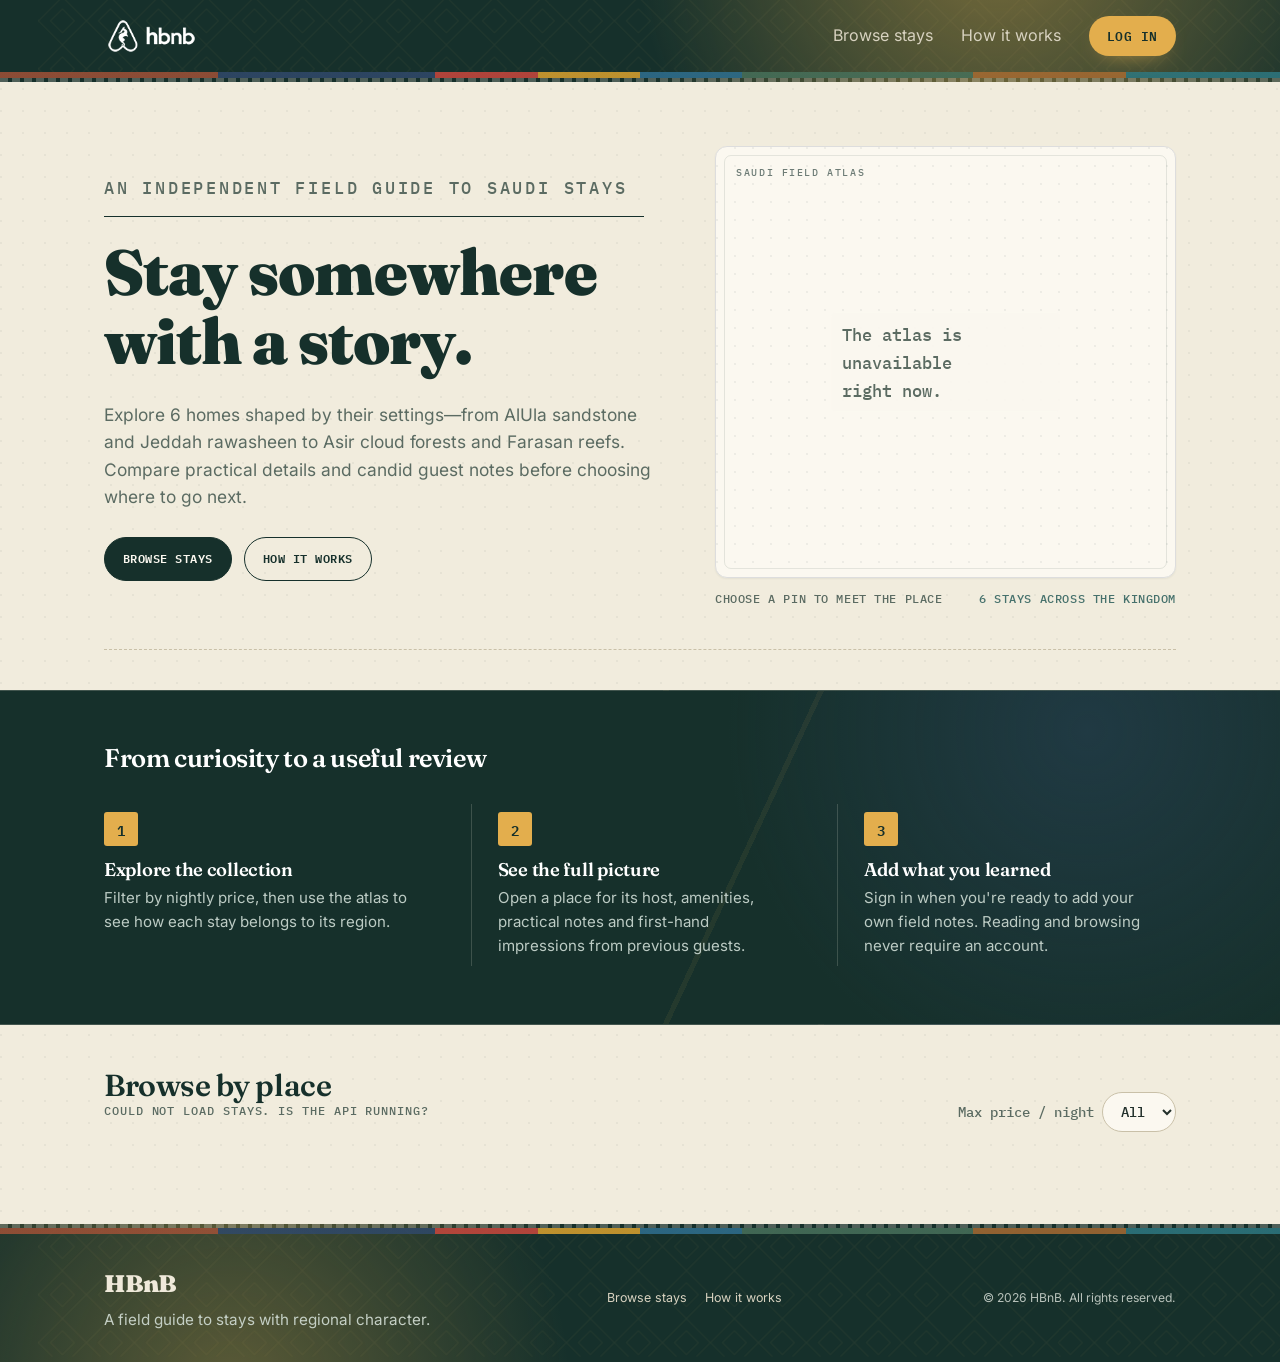
<file: part4/base_files/index.html>
<!DOCTYPE html>
<html lang="en">
<head>
  <meta charset="UTF-8">
  <meta name="viewport" content="width=device-width, initial-scale=1.0">
  <title>HBnB — Unique stays across Saudi Arabia</title>
  <meta name="theme-color" content="#16302B">
  <link rel="icon" type="image/png" href="images/icon.png">
  <link rel="stylesheet" href="styles.css">
</head>
<body class="page-browse">

  <a class="skip-link" href="#main-content">Skip to content</a>

  <header class="site-header">
    <div class="header-inner">
      <div class="brand">
          <a href="index.html" aria-label="HBnB home"><img src="images/logo.png" alt="HBnB logo" class="logo" width="112" height="44" fetchpriority="high"></a>
      </div>
      <nav class="main-nav" aria-label="Primary">
        <a href="index.html#listings" class="nav-link">Browse stays</a>
        <a href="index.html#how" class="nav-link">How it works</a>
        <a href="login.html" class="login-button has-tip" id="login-link">Log in</a>
      </nav>
    </div>
    <div class="sadu regional-thread" aria-hidden="true"></div>
  </header>

  <main id="main-content">
    <section class="hero">
      <div class="hero-text">
        <p class="eyebrow">An independent field guide to Saudi stays</p>
        <h1>Stay somewhere with a story.</h1>
        <p>Explore 6 homes shaped by their settings—from AlUla sandstone and Jeddah rawasheen to Asir cloud forests and Farasan reefs. Compare practical details and candid guest notes before choosing where to go next.</p>
        <div class="hero-actions">
          <a href="#listings" class="btn-primary">Browse stays</a>
          <a href="#how" class="btn-ghost">How it works</a>
        </div>
      </div>
      <figure class="hero-map" aria-label="Map of stays across Saudi Arabia">
        <div class="map-frame">
          <svg id="atlas-svg" viewBox="0 0 600 560" role="img" aria-labelledby="atlas-title atlas-description">
            <title id="atlas-title">Map of Saudi Arabia with available stays</title>
            <desc id="atlas-description">An interactive atlas with 6 stay locations. Select a pin to find its listing.</desc>
          </svg>
          <div class="map-tooltip" id="map-tooltip" hidden></div>
          <p class="map-status" id="map-status" aria-live="polite">Drawing the atlas…</p>
          <div class="atlas-regions" id="atlas-regions" role="group" aria-label="Regional design key"></div>
        </div>
        <figcaption>
          <span class="map-legend">Choose a pin to meet the place</span>
          <span class="map-coords" id="map-coords">6 stays across the Kingdom</span>
        </figcaption>
      </figure>
    </section>

    <section class="how" id="how" aria-labelledby="how-heading">
      <h2 id="how-heading">From curiosity to a useful review</h2>
      <ol class="steps">
        <li class="step">
          <span class="step-no">1</span>
          <h3>Explore the collection</h3>
          <p>Filter by nightly price, then use the atlas to see how each stay belongs to its region.</p>
        </li>
        <li class="step">
          <span class="step-no">2</span>
          <h3>See the full picture</h3>
          <p>Open a place for its host, amenities, practical notes and first-hand impressions from previous guests.</p>
        </li>
        <li class="step">
          <span class="step-no">3</span>
          <h3>Add what you learned</h3>
          <p>Sign in when you're ready to add your own field notes. Reading and browsing never require an account.</p>
        </li>
      </ol>
    </section>

    <section class="listings" id="listings" aria-labelledby="listings-heading">
      <div class="section-head">
        <div>
          <h2 id="listings-heading">Browse by place</h2>
          <p class="result-count" id="result-count" aria-live="polite">Loading stays…</p>
        </div>
        <form class="filter-bar" action="#" method="get">
          <div class="field">
            <label for="price-filter">Max price / night</label>
            <select id="price-filter" name="price-filter" class="has-tip" data-tip="Filter by nightly price — no reload" autocomplete="off">
              <option value="10">10</option>
              <option value="50">50</option>
              <option value="100">100</option>
              <option value="all" selected>All</option>
            </select>
          </div>
        </form>
      </div>

      <ul class="places-list" id="places-list">

        <li class="place-card" data-price="120">
          <span class="price-stamp">SAR 120<br>/night</span>
          <div class="place-photo"><img src="images/places/alula-sandstone-v2.webp" alt="Sandstone Retreat in AlUla" width="1536" height="1024" loading="lazy"><span>AlUla</span></div>
          <h2>Sandstone Retreat</h2>
          <p class="location">AlUla, Saudi Arabia</p>
          <a href="place.html?id=alula-sandstone" class="details-button">View details</a>
        </li>

        <li class="place-card" data-price="45">
          <span class="price-stamp">SAR 45<br>/night</span>
          <div class="place-photo"><img src="images/places/jeddah-rawshan-v2.webp" alt="Rawshan Loft in Al-Balad, Jeddah" width="1536" height="1024" loading="lazy"><span>Al-Balad, Jeddah</span></div>
          <h2>Rawshan Loft</h2>
          <p class="location">Al-Balad, Jeddah</p>
          <a href="place.html?id=jeddah-rawshan" class="details-button">View details</a>
        </li>

        <li class="place-card" data-price="65">
          <span class="price-stamp">SAR 65<br>/night</span>
          <div class="place-photo"><img src="images/places/abha-chalet-v2.webp" alt="Cloud-Top Chalet in Abha" width="1536" height="1024" loading="lazy"><span>Abha, Asir</span></div>
          <h2>Cloud-Top Chalet</h2>
          <p class="location">Abha, Asir</p>
          <a href="place.html?id=abha-chalet" class="details-button">View details</a>
        </li>

        <li class="place-card" data-price="30">
          <span class="price-stamp">SAR 30<br>/night</span>
          <div class="place-photo"><img src="images/places/ahsa-bungalow-v2.webp" alt="Palm Farm Bungalow in Al-Ahsa" width="1536" height="1024" loading="lazy"><span>Al-Ahsa Oasis</span></div>
          <h2>Palm Farm Bungalow</h2>
          <p class="location">Al-Ahsa Oasis</p>
          <a href="place.html?id=ahsa-bungalow" class="details-button">View details</a>
        </li>

        <li class="place-card" data-price="150">
          <span class="price-stamp">SAR 150<br>/night</span>
          <div class="place-photo"><img src="images/places/diriyah-najdi-v2.webp" alt="Najdi Mudbrick House in Diriyah" width="1536" height="1024" loading="lazy"><span>Diriyah, Riyadh</span></div>
          <h2>Najdi Mudbrick House</h2>
          <p class="location">Diriyah, Riyadh</p>
          <a href="place.html?id=diriyah-najdi" class="details-button">View details</a>
        </li>

        <li class="place-card" data-price="55">
          <span class="price-stamp">SAR 55<br>/night</span>
          <div class="place-photo"><img src="images/places/farasan-cabin-v2.webp" alt="Coral Coast Cabin on the Farasan Islands" width="1536" height="1024" loading="lazy"><span>Farasan Islands</span></div>
          <h2>Coral Coast Cabin</h2>
          <p class="location">Farasan Islands, Jazan</p>
          <a href="place.html?id=farasan-cabin" class="details-button">View details</a>
        </li>

      </ul>
    </section>
  </main>

  <footer class="site-footer">
    <div class="sadu regional-thread" aria-hidden="true"></div>
    <div class="footer-inner">
      <div class="footer-brand">
        <p class="footer-mark">HBnB</p>
        <p class="footer-tag">A field guide to stays with regional character.</p>
      </div>
      <!-- Session control lives in the header only, so the footer cannot
           contradict it by still offering "Log in" to a signed-in visitor. -->
      <nav class="footer-nav" aria-label="Footer">
        <a href="index.html#listings">Browse stays</a>
        <a href="index.html#how">How it works</a>
      </nav>
      <p class="footer-legal">&copy; 2026 HBnB. All rights reserved.</p>
    </div>
  </footer>

  <script src="scripts.js" defer></script>
  <script src="atlas.js" defer></script>
</body>
</html>
</file>
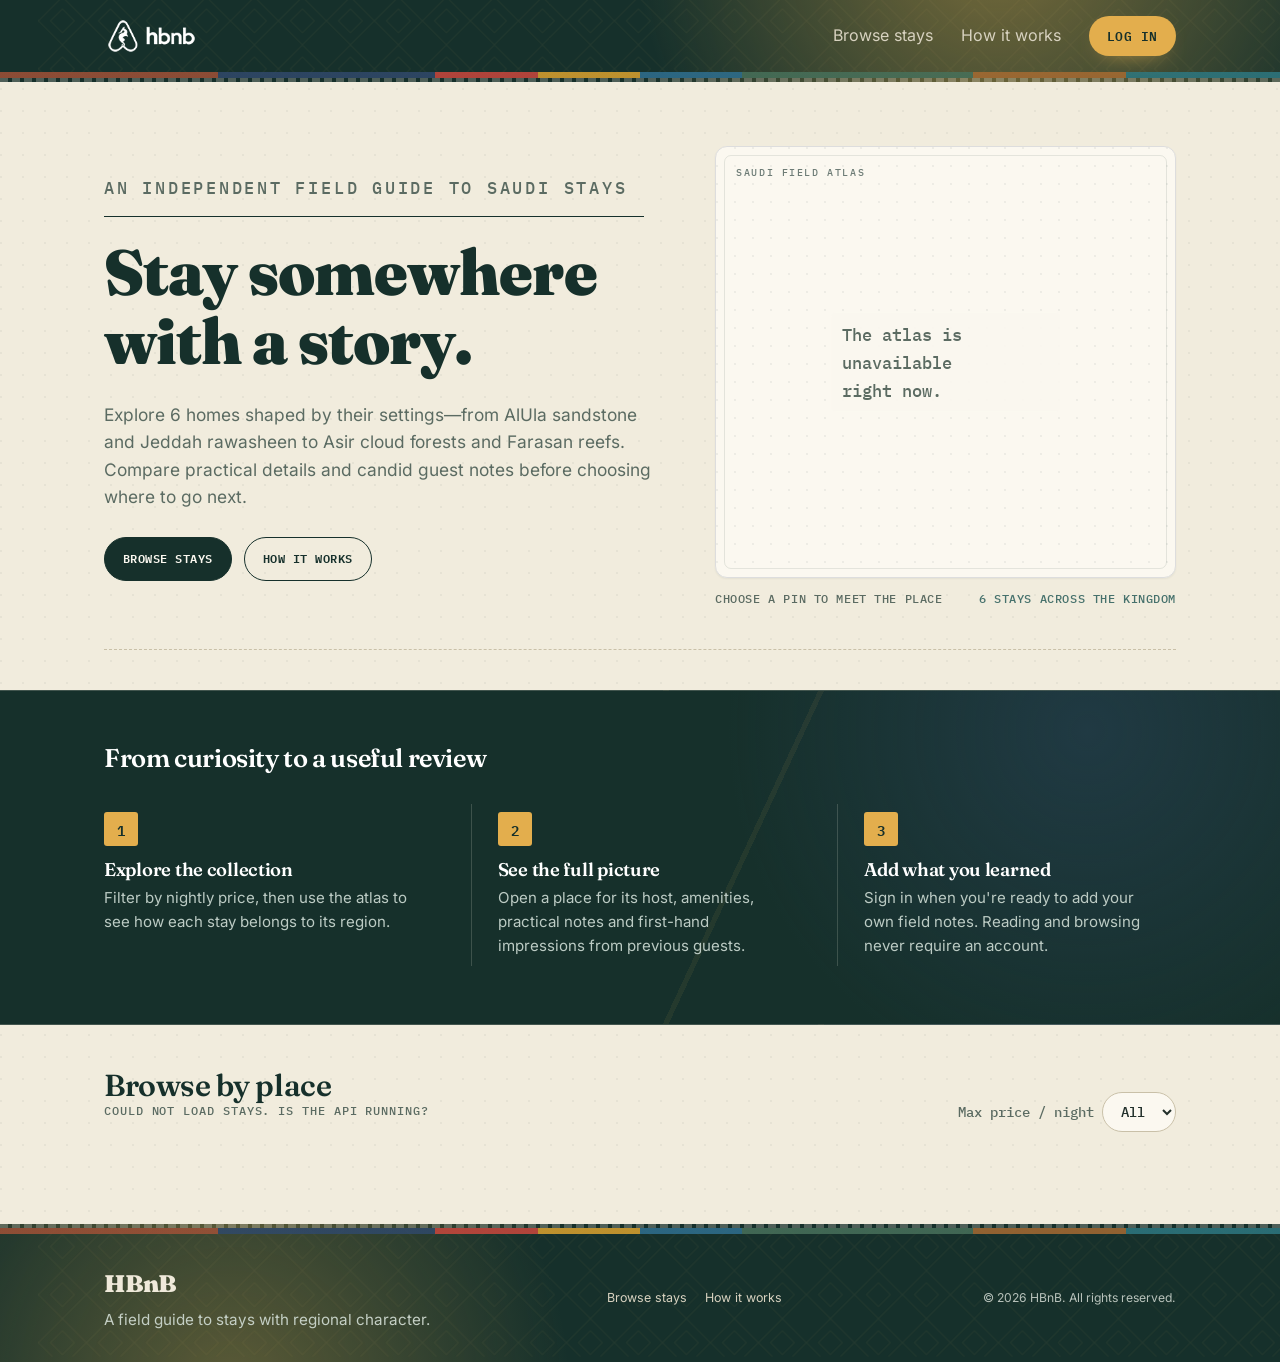
<file: part4/base_files/add_review.html>
<!DOCTYPE html>
<html lang="en">
<head>
  <meta charset="UTF-8">
  <meta name="viewport" content="width=device-width, initial-scale=1.0">
  <title>HBnB — Add a review</title>
  <meta name="theme-color" content="#16302B">
  <link rel="icon" type="image/png" href="images/icon.png">
  <link rel="stylesheet" href="styles.css">
</head>
<body class="page-review page-form">

  <a class="skip-link" href="#main-content">Skip to content</a>

  <header class="site-header">
    <div class="header-inner">
      <div class="brand">
        <a href="index.html" aria-label="HBnB home"><img src="images/logo.png" alt="HBnB logo" class="logo" width="112" height="44" fetchpriority="high"></a>
      </div>
      <nav class="main-nav" aria-label="Primary">
        <a href="index.html#listings" class="nav-link">Browse stays</a>
        <a href="index.html#how" class="nav-link">How it works</a>
        <a href="login.html" class="login-button has-tip" id="login-link">Log in</a>
      </nav>
    </div>
    <div class="sadu regional-thread" aria-hidden="true"></div>
  </header>

  <main id="main-content">
    <nav class="breadcrumb" aria-label="Breadcrumb">
      <ol>
        <li><a href="index.html">Home</a></li>
        <li><a href="place.html" id="ctx-crumb">Place details</a></li>
        <li aria-current="page">Add a review</li>
      </ol>
    </nav>

    <p class="place-context">You're reviewing <strong id="ctx-place-name">this place</strong> in <span id="ctx-loc"></span>. <a id="ctx-back" href="place.html">View place details</a></p>

    <!-- Used for both the "no place selected" warning and the confirmation
         shown after a review is accepted. -->
    <p class="review-gate" id="review-gate" hidden></p>

    <section class="form-shell form-shell-split">
      <figure class="form-visual review-visual">
        <img id="review-cover" src="images/places/alula-sandstone-v2.webp" alt="" width="1536" height="1024" fetchpriority="high">
        <figcaption id="review-visual-caption">Write about the detail that changed your stay.</figcaption>
      </figure>
      <div class="form-content">
        <span class="eyebrow">Guest field note</span>
        <h1>Leave the useful detail.</h1>
        <p>Focus on the stay itself — comfort, setting, amenities and anything the next guest should plan for.</p>

        <form class="add-review form" id="review-form" action="#" method="post">
          <!-- A group of buttons rather than a <select>, so the rating can be
               shown as stars. scripts.js mirrors the choice into #rating. -->
          <span class="form-label" id="rating-label">Rating</span>
          <div class="star-picker" id="star-picker" role="radiogroup" aria-labelledby="rating-label">
            <button type="button" class="star-btn" role="radio" aria-checked="false" data-value="1" aria-label="1 star - Poor"></button>
            <button type="button" class="star-btn" role="radio" aria-checked="false" data-value="2" aria-label="2 stars - Fair"></button>
            <button type="button" class="star-btn" role="radio" aria-checked="false" data-value="3" aria-label="3 stars - Good"></button>
            <button type="button" class="star-btn" role="radio" aria-checked="false" data-value="4" aria-label="4 stars - Great"></button>
            <button type="button" class="star-btn" role="radio" aria-checked="false" data-value="5" aria-label="5 stars - Excellent"></button>
          </div>
          <input type="hidden" id="rating" name="rating">

          <label for="comment">Your review</label>
          <textarea id="comment" name="comment" placeholder="Describe the stay, the setting and one useful detail…" autocomplete="off" maxlength="1200" required></textarea>
          <p class="form-meta"><span>Be specific, fair and focused on the place.</span><span id="character-count" aria-live="polite">0 / 1200</span></p>

          <button type="submit" class="form-submit"><span>Post review</span></button>
          <p class="form-error" id="review-error" aria-live="polite" hidden></p>
          <p class="form-success" id="review-success" aria-live="polite" hidden></p>
        </form>
      </div>
    </section>
  </main>

  <footer class="site-footer">
    <div class="sadu regional-thread" aria-hidden="true"></div>
    <div class="footer-inner">
      <div class="footer-brand">
        <p class="footer-mark">HBnB</p>
        <p class="footer-tag">A field guide to stays with regional character.</p>
      </div>
      <!-- Session control lives in the header only, so the footer cannot
           contradict it by still offering "Log in" to a signed-in visitor. -->
      <nav class="footer-nav" aria-label="Footer">
        <a href="index.html#listings">Browse stays</a>
        <a href="index.html#how">How it works</a>
      </nav>
      <p class="footer-legal">&copy; 2026 HBnB. All rights reserved.</p>
    </div>
  </footer>

  <script src="scripts.js" defer></script>
  <script src="atlas.js" defer></script>
</body>
</html>
</file>
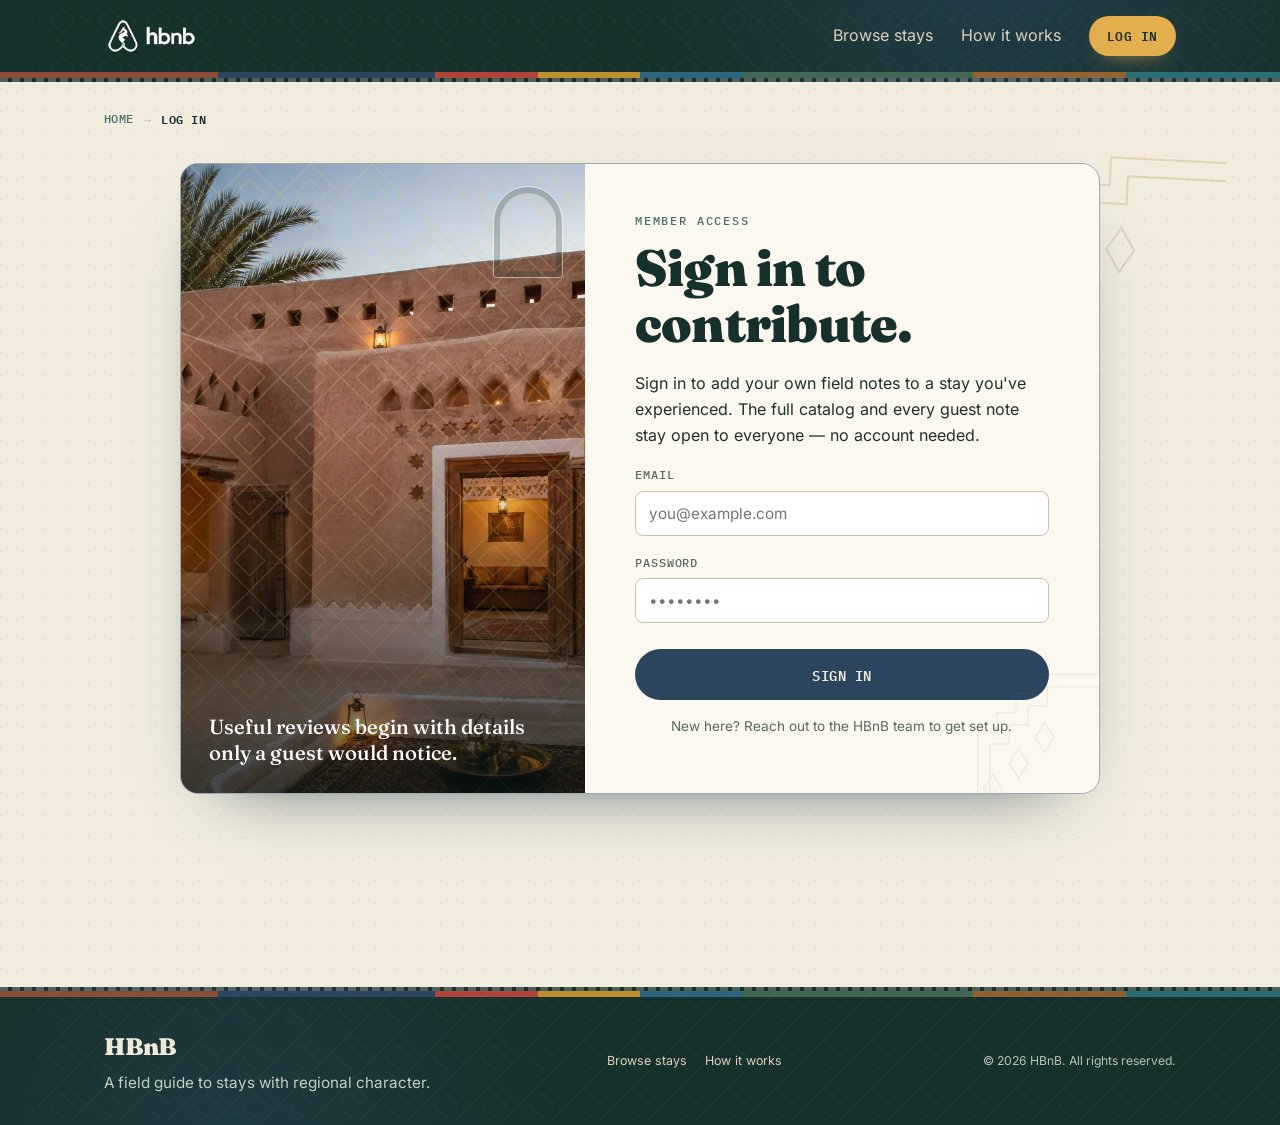
<file: part4/base_files/login.html>
<!DOCTYPE html>
<html lang="en">
<head>
  <meta charset="UTF-8">
  <meta name="viewport" content="width=device-width, initial-scale=1.0">
  <title>HBnB — Log in</title>
  <meta name="theme-color" content="#16302B">
  <link rel="icon" type="image/png" href="images/icon.png">
  <link rel="stylesheet" href="styles.css">
</head>
<body class="page-login page-form">

  <a class="skip-link" href="#main-content">Skip to content</a>

  <header class="site-header">
    <div class="header-inner">
      <div class="brand">
          <a href="index.html" aria-label="HBnB home"><img src="images/logo.png" alt="HBnB logo" class="logo" width="112" height="44" fetchpriority="high"></a>
      </div>
      <nav class="main-nav" aria-label="Primary">
        <a href="index.html#listings" class="nav-link">Browse stays</a>
        <a href="index.html#how" class="nav-link">How it works</a>
        <a href="login.html" class="login-button has-tip" id="login-link">Log in</a>
      </nav>
    </div>
    <div class="sadu regional-thread" aria-hidden="true"></div>
  </header>

  <main id="main-content">
    <nav class="breadcrumb" aria-label="Breadcrumb">
      <ol>
        <li><a href="index.html">Home</a></li>
        <li aria-current="page">Log in</li>
      </ol>
    </nav>

    <section class="form-shell form-shell-split">
      <figure class="form-visual login-visual">
        <img src="images/places/diriyah-najdi-v2.webp" alt="Najdi courtyard at dusk" width="1536" height="1024" fetchpriority="high">
        <figcaption>Useful reviews begin with details only a guest would notice.</figcaption>
      </figure>
      <div class="form-content">
      <span class="eyebrow">Member access</span>
      <h1>Sign in to contribute.</h1>
      <p>Sign in to add your own field notes to a stay you've experienced. The full catalog and every guest note stay open to everyone — no account needed.</p>

      <form class="form" id="login-form" action="#" method="post">
        <label for="email">Email</label>
        <input type="email" id="email" name="email" placeholder="you@example.com" autocomplete="email" spellcheck="false" required>

        <label for="password">Password</label>
        <input type="password" id="password" name="password" placeholder="••••••••" autocomplete="current-password" required>

        <button type="submit" class="form-submit"><span>Sign in</span></button>
        <p class="form-error" id="login-error" aria-live="polite" hidden></p>
      </form>

      <p class="form-note">New here? Reach out to the HBnB team to get set up.</p>
      </div>
    </section>
  </main>

  <footer class="site-footer">
    <div class="sadu regional-thread" aria-hidden="true"></div>
    <div class="footer-inner">
      <div class="footer-brand">
        <p class="footer-mark">HBnB</p>
        <p class="footer-tag">A field guide to stays with regional character.</p>
      </div>
      <!-- Session control lives in the header only, so the footer cannot
           contradict it by still offering "Log in" to a signed-in visitor. -->
      <nav class="footer-nav" aria-label="Footer">
        <a href="index.html#listings">Browse stays</a>
        <a href="index.html#how">How it works</a>
      </nav>
      <p class="footer-legal">&copy; 2026 HBnB. All rights reserved.</p>
    </div>
  </footer>

  <script src="scripts.js" defer></script>
  <script src="atlas.js" defer></script>
</body>
</html>
</file>
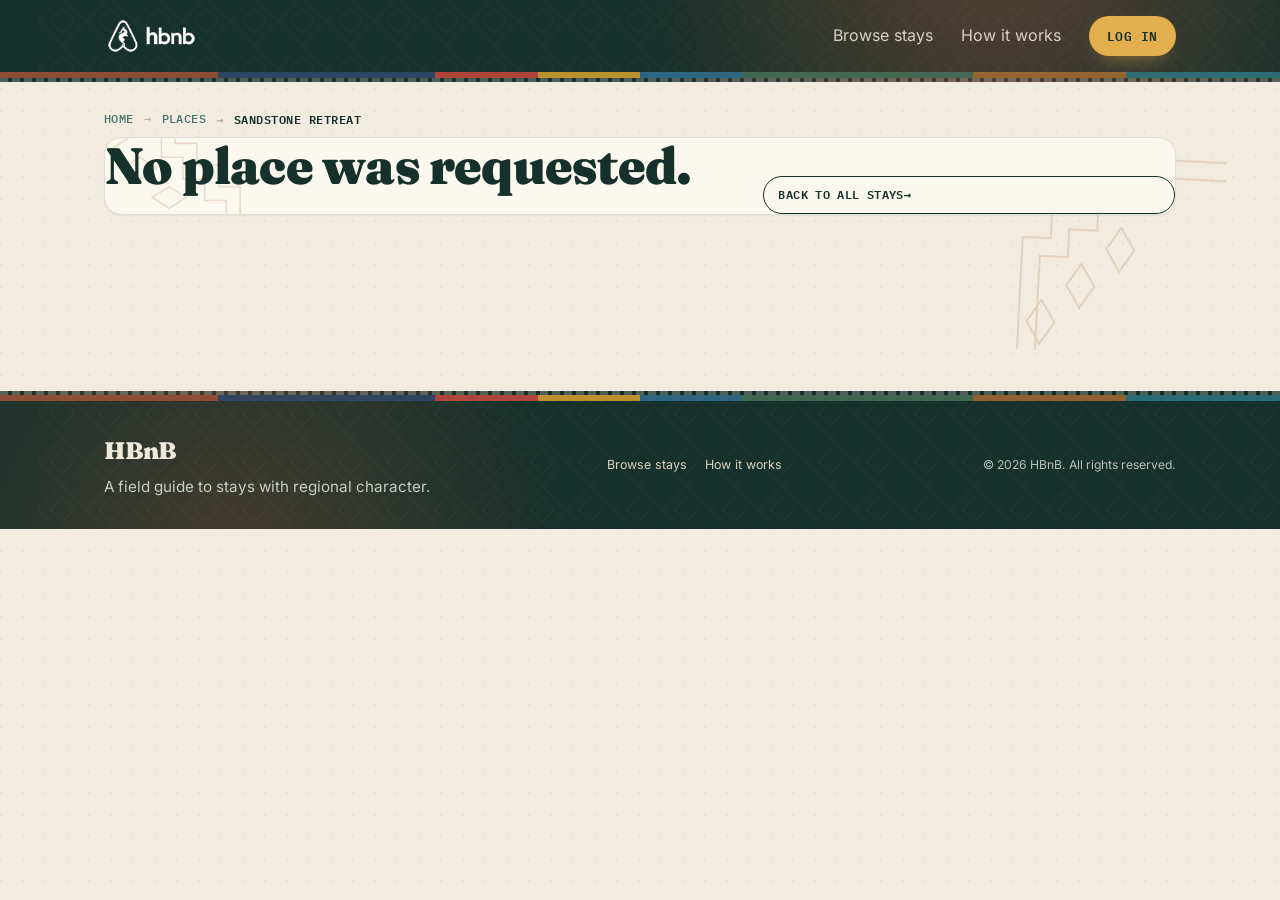
<file: part4/base_files/place.html>
<!DOCTYPE html>
<html lang="en">
<head>
  <meta charset="UTF-8">
  <meta name="viewport" content="width=device-width, initial-scale=1.0">
  <title>HBnB — Place details</title>
  <meta name="theme-color" content="#16302B">
  <link rel="icon" type="image/png" href="images/icon.png">
  <link rel="stylesheet" href="styles.css">
</head>
<body class="page-place">

  <a class="skip-link" href="#main-content">Skip to content</a>

  <header class="site-header">
    <div class="header-inner">
      <div class="brand">
        <a href="index.html" aria-label="HBnB home"><img src="images/logo.png" alt="HBnB logo" class="logo" width="112" height="44" fetchpriority="high"></a>
      </div>
      <nav class="main-nav" aria-label="Primary">
        <a href="index.html#listings" class="nav-link">Browse stays</a>
        <a href="index.html#how" class="nav-link">How it works</a>
        <a href="login.html" class="login-button has-tip" id="login-link">Log in</a>
      </nav>
    </div>
    <div class="sadu regional-thread" aria-hidden="true"></div>
  </header>

  <main id="main-content">
    <nav class="breadcrumb" aria-label="Breadcrumb">
      <ol>
        <li><a href="index.html">Home</a></li>
        <li><a href="index.html#listings">Places</a></li>
        <li aria-current="page">Sandstone Retreat</li>
      </ol>
    </nav>

    <!-- The markup below shows the intended structure and is what a visitor
         sees while the request is in flight. scripts.js then replaces every
         value with the place named in the ?id= query string. -->
    <section class="place-details" id="place-details">
      <div class="place-main">
        <p class="eyebrow">AlUla, Saudi Arabia</p>
        <h1>Sandstone Retreat</h1>
        <figure class="place-figure">
          <img src="images/places/alula-sandstone-v2.webp" alt="Sandstone retreat tucked into the canyons of AlUla" width="1536" height="1024" fetchpriority="high">
          <figcaption id="place-figcaption">Carved into the AlUla escarpment</figcaption>
        </figure>
        <p id="place-description">A stone-and-clay retreat tucked against the sandstone cliffs of AlUla, minutes from the tombs of Hegra and the old mudbrick town.</p>
      </div>

      <aside class="place-info">
        <p class="price-tag">SAR 120 <small>/ night</small></p>

        <div class="host-line">
          <span class="host-avatar">N</span>
          <span id="host-name">Hosted by Noura</span>
        </div>

        <dl>
          <dt>Location</dt>
          <dd id="place-location">AlUla, Saudi Arabia</dd>

          <dt>Coordinates</dt>
          <dd id="place-coordinates">26.6089&deg; N, 37.9216&deg; E</dd>

          <dt>Amenities</dt>
          <dd>
            <ul class="amenities-list">
              <li><span class="amenity-icon"><img src="images/icon_bath.svg" alt="" width="16" height="16"></span>Private Bath</li>
              <li><span class="amenity-icon"><img src="images/icon_wifi.svg" alt="" width="16" height="16"></span>Free WiFi</li>
            </ul>
          </dd>
        </dl>
      </aside>
    </section>

    <section class="reviews" id="reviews" aria-labelledby="reviews-heading">
      <h2 id="reviews-heading">Guest field notes</h2>
      <p class="reviews-intro" id="reviews-summary">Loading reviews&hellip;</p>

      <ul class="reviews-list">
        <li class="review-card">
          <div class="review-head">
            <span class="reviewer">Guest</span>
            <span class="rating">&#9733;&#9733;&#9733;&#9733;&#9733; 5/5</span>
          </div>
          <p>Watched the balloons lift over Hegra with coffee in hand.</p>
        </li>
      </ul>

      <div class="add-review-cta" id="add-review-cta" hidden>
        <a href="add_review.html" class="details-button">Add a review</a>
      </div>
    </section>
  </main>

  <footer class="site-footer">
    <div class="sadu regional-thread" aria-hidden="true"></div>
    <div class="footer-inner">
      <div class="footer-brand">
        <p class="footer-mark">HBnB</p>
        <p class="footer-tag">A field guide to stays with regional character.</p>
      </div>
      <!-- Session control lives in the header only, so the footer cannot
           contradict it by still offering "Log in" to a signed-in visitor. -->
      <nav class="footer-nav" aria-label="Footer">
        <a href="index.html#listings">Browse stays</a>
        <a href="index.html#how">How it works</a>
      </nav>
      <p class="footer-legal">&copy; 2026 HBnB. All rights reserved.</p>
    </div>
  </footer>

  <script src="scripts.js" defer></script>
  <script src="atlas.js" defer></script>
</body>
</html>
</file>
<file: part4/base_files/styles.css>
/* =========================================================
   HBnB stylesheet.

   Fonts are self-hosted in fonts/, so the pages make no external
   requests. The palette and the card values the project fixes
   (margin, padding, border, radius) are declared at the top.

   The file is layered: base elements and components first, then a
   regional colour layer, then motion. Later layers override earlier
   ones, so a colour changed here may already be set further down.
   ========================================================= */

@font-face {
  font-family: 'Fraunces';
  font-style: normal;
  font-weight: 500 900;
  font-display: swap;
  src: url('fonts/fraunces-variable-latin.woff2') format('woff2');
}
@font-face {
  font-family: 'Inter';
  font-style: normal;
  font-weight: 400 600;
  font-display: swap;
  src: url('fonts/inter-variable-latin.woff2') format('woff2');
}
@font-face {
  font-family: 'IBM Plex Mono';
  font-style: normal;
  font-weight: 500;
  font-display: swap;
  src: url('fonts/ibmplexmono-500-latin.woff2') format('woff2');
}
@font-face {
  font-family: 'IBM Plex Mono';
  font-style: normal;
  font-weight: 600;
  font-display: swap;
  src: url('fonts/ibmplexmono-600-latin.woff2') format('woff2');
}

:root {
  --ink: #16302B;         /* deep pine ink — header, footer, dark surfaces */
  --paper: #F1ECDD;       /* warm parchment — page background */
  --surface: #FBF8F0;     /* card surface, lighter than paper */
  --gold: #E3AE4D;        /* stamp / accent */
  --gold-soft: #EFC06E;   /* gold hover */
  --teal: #46716C;        /* secondary accent, links; dark enough for 4.5:1 on paper */
  --clay: #B5562E;        /* rating / alert accent */
  --text: #22302B;        /* body ink */
  --text-muted: #5B6B62;  /* secondary ink */
  --line: #ddd;           /* fixed card border color per spec */
  --hairline: #C9C0A8;    /* chart hairlines */

  --radius-lg: 18px;
  --shadow-card: 0 1px 2px rgba(22, 48, 43, 0.06);
  --shadow-lift: 0 14px 30px -12px rgba(22, 48, 43, 0.28);
  --measure: 1120px;
}

* { box-sizing: border-box; }

html { scroll-behavior: smooth; overflow-x: clip; }

body {
  margin: 0;
  overflow-x: clip;
  font-family: 'Inter', system-ui, sans-serif;
  background-color: var(--paper);
  background-image:
    radial-gradient(circle at 1px 1px, rgba(22, 48, 43, 0.05) 1px, transparent 0);
  background-size: 22px 22px;
  color: var(--text);
  line-height: 1.6;
  -webkit-font-smoothing: antialiased;
}

h1, h2, h3 {
  font-family: 'Fraunces', Georgia, serif;
  color: var(--ink);
  margin: 0 0 0.4em 0;
  letter-spacing: -0.015em;
  line-height: 1.08;
}

h1 { font-size: clamp(2.4rem, 5vw, 3.2rem); font-weight: 900; }
h2 { font-size: 1.6rem; font-weight: 600; }
h3 { font-size: 1.15rem; font-weight: 600; }

p { margin: 0 0 1em 0; text-wrap: pretty; }

a { color: var(--teal); text-decoration: none; }
a:hover, a:focus-visible { text-decoration: underline; }

:focus-visible {
  outline: 3px solid var(--gold);
  outline-offset: 2px;
}

.eyebrow {
  font-family: 'IBM Plex Mono', monospace;
  font-size: 0.72rem;
  letter-spacing: 0.16em;
  text-transform: uppercase;
  color: var(--teal);
}

/* ---------------------------------------------------------
   Header / navigation — styled like a ticket stub
   --------------------------------------------------------- */

.site-header {
  background: var(--ink);
  color: #EFE9DA;
  border-bottom: 4px dashed rgba(241, 236, 221, 0.25);
}

.header-inner {
  max-width: var(--measure);
  margin: 0 auto;
  padding: 16px 24px;
  display: flex;
  align-items: center;
  justify-content: space-between;
  gap: 24px;
}

.logo {
  height: 40px;
  width: auto;
  display: block;
  filter: brightness(0) invert(1);
}

.brand { display: flex; align-items: center; gap: 12px; }

.brand-name {
  font-family: 'Fraunces', serif;
  font-weight: 600;
  font-size: 1.1rem;
  color: #EFE9DA;
}

.main-nav { display: flex; align-items: center; gap: 28px; }

.main-nav ul {
  list-style: none;
  display: flex;
  gap: 24px;
  margin: 0;
  padding: 0;
  font-size: 0.92rem;
}

.main-nav a { color: #D8D2C0; }
.main-nav a:hover, .main-nav a:focus-visible { color: var(--gold); text-decoration: none; }

.login-button {
  font-family: 'IBM Plex Mono', monospace;
  font-size: 0.8rem;
  font-weight: 600;
  letter-spacing: 0.04em;
  text-transform: uppercase;
  color: var(--ink);
  background: var(--gold);
  border: none;
  border-radius: 999px;
  padding: 10px 18px;
  cursor: pointer;
  white-space: nowrap;
  transition: background 0.16s ease, transform 0.16s ease;
}
.login-button:hover, .login-button:focus-visible {
  background: var(--gold-soft);
  transform: translateY(-1px);
  text-decoration: none;
}

/* ---------------------------------------------------------
   Layout shells
   --------------------------------------------------------- */

main {
  max-width: var(--measure);
  margin: 0 auto;
  padding: 0 24px 64px;
}

.hero {
  padding: 64px 0 40px;
  border-bottom: 1px dashed #C9C0A8;
  margin-bottom: 40px;
  display: grid;
  grid-template-columns: 1.1fr 0.9fr;
  gap: 48px;
  align-items: center;
}

.hero-text { align-self: center; }

.hero-figure {
  margin: 0;
  position: relative;
  background: var(--surface);
  border: 1px solid var(--line);
  border-radius: 12px;
  padding: 10px 10px 40px;
  box-shadow: var(--shadow-card);
  transform: rotate(-1.4deg);
  transition: transform 0.3s ease, box-shadow 0.3s ease;
}
.hero-figure:hover { transform: rotate(0deg); box-shadow: var(--shadow-lift); }
.hero-figure img {
  display: block;
  width: 100%;
  aspect-ratio: 16 / 10;
  object-fit: cover;
  border-radius: 6px;
}
.hero-figure figcaption {
  position: absolute;
  left: 16px;
  bottom: 12px;
  font-family: 'IBM Plex Mono', monospace;
  font-size: 0.72rem;
  letter-spacing: 0.06em;
  text-transform: uppercase;
  color: var(--text-muted);
}
.hero-figure::after {
  content: "";
  position: absolute;
  top: 18px; right: 18px;
  width: 34px; height: 34px;
  border-radius: 50%;
  background: var(--gold);
  border: 1px dashed rgba(22,48,43,0.5);
  box-shadow: 0 1px 0 rgba(0,0,0,0.15);
}

/* Atlas frame, tooltip and region keys. --------------------- */
.hero-map { margin: 0; }
.map-frame {
  position: relative;
  background:
    radial-gradient(circle at 1px 1px, rgba(22,48,43,0.06) 1px, transparent 0) 0 0 / 18px 18px,
    var(--surface);
  border: 1px solid var(--line);
  border-radius: 12px;
  box-shadow: var(--shadow-card);
  padding: 12px;
  overflow: hidden;
}
#atlas-svg { display: block; width: 100%; height: auto; aspect-ratio: 600 / 560; }
.map-frame noscript img { width: 100%; border-radius: 6px; display: block; }

.atlas-grat { fill: none; stroke: rgba(76,122,117,0.28); stroke-width: 0.5; }
.atlas-land {
  fill: #E8E1CD;
  stroke: var(--ink);
  stroke-width: 1.4;
  stroke-linejoin: round;
  filter: drop-shadow(0 6px 10px rgba(22,48,43,0.14));
}
.atlas-route {
  fill: none;
  stroke: var(--clay);
  stroke-width: 1.7;
  stroke-dasharray: 4 4;
  stroke-linecap: round;
  opacity: 0.9;
}
.atlas-pin { cursor: pointer; }
/* Invisible, but still takes pointer events, so the pin is easy to hit. */
.atlas-pin-hit { fill: transparent; }
.atlas-pin:focus { outline: none; }
.atlas-pin-ring { fill: none; stroke: var(--clay); stroke-width: 1.5; opacity: 0; }
.atlas-pin.active .atlas-pin-ring { opacity: 0.55; animation: pinPulse 1.2s ease-out infinite; }
.atlas-pin-dot { fill: var(--clay); stroke: #FBF8F0; stroke-width: 2; transition: fill 0.15s ease; }
.atlas-pin:hover .atlas-pin-dot,
.atlas-pin.active .atlas-pin-dot,
.atlas-pin:focus .atlas-pin-dot { fill: var(--gold); }
.atlas-pin-num {
  font-family: 'IBM Plex Mono', monospace;
  font-size: 11px;
  font-weight: 600;
  fill: var(--ink);
  text-anchor: middle;
  opacity: 0;
  transition: opacity 0.15s ease;
}
.atlas-pin:hover .atlas-pin-num,
.atlas-pin.active .atlas-pin-num,
.atlas-pin:focus .atlas-pin-num { opacity: 1; }

@keyframes pinPulse {
  from { r: 6; opacity: 0.55; }
  to   { r: 15; opacity: 0; }
}

.map-tooltip {
  position: absolute;
  transform: translate(-50%, calc(-100% - 14px));
  background: var(--ink);
  color: #F1ECDD;
  font-family: 'IBM Plex Mono', monospace;
  font-size: 0.72rem;
  line-height: 1.35;
  letter-spacing: 0.02em;
  padding: 7px 10px;
  border-radius: 6px;
  white-space: nowrap;
  pointer-events: none;
  z-index: 5;
  box-shadow: 0 6px 16px rgba(22,48,43,0.28);
}
.map-tooltip strong { color: var(--gold); font-weight: 600; }
.map-tooltip::after {
  content: "";
  position: absolute;
  left: 50%; bottom: -5px;
  width: 10px; height: 10px;
  background: var(--ink);
  transform: translateX(-50%) rotate(45deg);
}

.hero-map figcaption {
  display: flex;
  align-items: center;
  justify-content: space-between;
  gap: 12px;
  margin-top: 12px;
  font-family: 'IBM Plex Mono', monospace;
  font-size: 0.72rem;
  letter-spacing: 0.05em;
  text-transform: uppercase;
  color: var(--text-muted);
}
.hero-map .map-coords { color: var(--teal); }

.card-flash { animation: cardFlash 1.4s ease; }
@keyframes cardFlash {
  0%, 100% { box-shadow: var(--shadow-card); }
  30%      { box-shadow: 0 0 0 3px var(--gold), var(--shadow-lift); }
}

.hero .eyebrow {
  display: inline-flex;
  align-items: center;
  gap: 12px;
  margin-bottom: 18px;
}
.hero .eyebrow::after {
  content: "";
  width: 54px; height: 1px;
  background: currentColor;
  opacity: 0.5;
}

.hero h1 { max-width: 16ch; }

.hero p {
  max-width: 54ch;
  color: var(--text-muted);
  font-size: 1.08rem;
}

/* ---------------------------------------------------------
   Filter bar
   --------------------------------------------------------- */

.filter-bar {
  display: flex;
  align-items: center;
  gap: 12px;
  margin-bottom: 8px;
  font-family: 'IBM Plex Mono', monospace;
  font-size: 0.85rem;
}

.filter-bar label { color: var(--text-muted); }

.filter-bar select {
  font-family: inherit;
  font-size: 0.85rem;
  padding: 9px 14px;
  border-radius: 999px;
  border: 1px solid #C9C0A8;
  background: var(--surface);
  color: var(--text);
  cursor: pointer;
  transition: border-color 0.16s ease;
}
.filter-bar select:hover { border-color: var(--teal); }

/* ---------------------------------------------------------
   Breadcrumb trail (replaces plain back button)
   --------------------------------------------------------- */
.breadcrumb { margin: 28px 0 8px; }
.breadcrumb ol {
  list-style: none;
  display: flex;
  flex-wrap: wrap;
  align-items: center;
  gap: 10px;
  margin: 0; padding: 0;
  font-family: 'IBM Plex Mono', monospace;
  font-size: 0.74rem;
  letter-spacing: 0.04em;
  text-transform: uppercase;
}
.breadcrumb li { display: flex; align-items: center; gap: 10px; color: var(--text-muted); }
.breadcrumb li + li::before { content: "\2192"; color: #B9AE90; }
.breadcrumb a { color: var(--teal); }
.breadcrumb [aria-current="page"] { color: var(--ink); font-weight: 600; }

/* ---------------------------------------------------------
   Intro / how it works
   --------------------------------------------------------- */
.intro { padding: 44px 0; border-bottom: 1px dashed #C9C0A8; }
.intro .eyebrow { display: block; margin-bottom: 24px; }
.steps {
  list-style: none;
  margin: 0; padding: 0;
  display: grid;
  grid-template-columns: repeat(3, 1fr);
  gap: 28px;
}
.step {
  position: relative;
  padding: 24px 22px;
  background: var(--surface);
  border: 1px solid var(--line);
  border-radius: 12px;
  box-shadow: var(--shadow-card);
}
.step-no {
  display: inline-flex;
  align-items: center;
  justify-content: center;
  width: 40px; height: 40px;
  margin-bottom: 14px;
  border-radius: 50%;
  background: var(--gold);
  color: var(--ink);
  font-family: 'IBM Plex Mono', monospace;
  font-weight: 600;
  font-size: 0.9rem;
  border: 1px dashed rgba(22,48,43,0.45);
}
.step h3 { margin: 0 0 6px; }
.step p { margin: 0; color: var(--text-muted); font-size: 0.94rem; }

/* ---------------------------------------------------------
   Section head + filter
   --------------------------------------------------------- */
.section-head {
  display: flex;
  align-items: flex-end;
  justify-content: space-between;
  flex-wrap: wrap;
  gap: 16px;
  margin: 44px 0 4px;
}
.section-head .eyebrow { display: block; margin-bottom: 6px; }
.section-head h2 { margin: 0; font-size: 1.9rem; }
.section-head .filter-bar { margin: 0; }

/* ---------------------------------------------------------
   Place cards — "postcards" with a stamp corner
   Fixed parameters (per spec): margin 20px, padding 10px,
   border 1px solid #ddd, border-radius 10px.
   --------------------------------------------------------- */

.places-list {
  display: grid;
  grid-template-columns: repeat(auto-fill, minmax(270px, 1fr));
  padding: 0;
  margin: -20px;
}

.place-card {
  position: relative;
  list-style: none;
  margin: 20px;
  padding: 10px;
  border: 1px solid var(--line);
  border-radius: 10px;
  background: var(--surface);
  box-shadow: var(--shadow-card);
  display: flex;
  flex-direction: column;
  gap: 10px;
  overflow: visible;
  transition: transform 0.2s ease, box-shadow 0.2s ease;
}
.place-card:hover, .place-card:focus-within {
  --lift: -4px;
  box-shadow: var(--shadow-lift);
}

.place-photo {
  position: relative;
  height: 168px;
  border-radius: 6px;
  overflow: hidden;
  background: linear-gradient(135deg, var(--teal), var(--ink));
  display: flex;
  align-items: flex-end;
  padding: 10px;
}

.place-photo img {
  position: absolute;
  inset: 0;
  width: 100%;
  height: 100%;
  object-fit: cover;
  transition: transform 0.5s ease;
}
.place-card:hover .place-photo img,
.place-card:focus-within .place-photo img { transform: scale(1.06); }

.place-photo::after {
  content: "";
  position: absolute;
  inset: 0;
  background: linear-gradient(to top, rgba(11,24,20,0.28) 0%, rgba(11,24,20,0) 42%);
}

.place-photo span {
  position: relative;
  z-index: 1;
  font-family: 'IBM Plex Mono', monospace;
  font-size: 0.7rem;
  color: #F1ECDD;
  letter-spacing: 0.06em;
  text-transform: uppercase;
  background: rgba(22,48,43,0.82);
  padding: 5px 9px;
  border-radius: 4px;
}

.place-card h2 { margin: 0; font-size: 1.2rem; font-weight: 600; }

.place-card .location {
  font-family: 'IBM Plex Mono', monospace;
  font-size: 0.78rem;
  color: var(--text-muted);
  margin: -6px 0 0;
}

.place-card .price-stamp {
  position: absolute;
  top: 14px;
  right: 14px;
  z-index: 3;
  background: var(--gold);
  color: var(--ink);
  font-family: 'IBM Plex Mono', monospace;
  font-weight: 600;
  font-size: 0.78rem;
  line-height: 1.05;
  text-align: right;
  padding: 6px 9px;
  border-radius: 3px;
  transform: rotate(4deg);
  box-shadow: 0 1px 0 rgba(0,0,0,0.15);
  transition: transform 0.25s cubic-bezier(0.34, 1.56, 0.64, 1);
}
.place-card:hover .price-stamp,
.place-card:focus-within .price-stamp { transform: rotate(-3deg) scale(1.07); }

.place-card .price-stamp::after {
  content: "";
  position: absolute;
  inset: 2px;
  border: 1px dashed rgba(22, 48, 43, 0.45);
  border-radius: 2px;
  pointer-events: none;
}

.details-button {
  align-self: flex-start;
  margin-top: auto;
  font-family: 'IBM Plex Mono', monospace;
  font-size: 0.78rem;
  font-weight: 600;
  letter-spacing: 0.03em;
  text-transform: uppercase;
  color: var(--ink);
  background: transparent;
  border: 1px solid var(--ink);
  border-radius: 999px;
  padding: 8px 14px;
  cursor: pointer;
  transition: background 0.16s ease, color 0.16s ease;
}
.details-button::after {
  content: " \2192";
  display: inline-block;
  transition: transform 0.22s ease;
}
.details-button:hover, .details-button:focus-visible {
  background: var(--ink);
  color: var(--surface);
  text-decoration: none;
}
.details-button:hover::after, .details-button:focus-visible::after { transform: translateX(4px); }

/* ---------------------------------------------------------
   Place details — boarding-pass style layout
   --------------------------------------------------------- */

.place-details {
  display: grid;
  grid-template-columns: 1.6fr 1fr;
  gap: 0;
  background: var(--surface);
  border: 1px solid var(--line);
  border-radius: var(--radius-lg);
  box-shadow: var(--shadow-card);
  overflow: hidden;
  margin-bottom: 48px;
}

.place-main { padding: 40px; }
.place-main h1 { margin-bottom: 0.3em; }

.place-figure {
  margin: 4px 0 26px;
  position: relative;
}
.place-figure img {
  display: block;
  width: 100%;
  aspect-ratio: 3 / 2;
  object-fit: cover;
  border-radius: 10px;
  border: 1px solid var(--line);
}
.place-figure figcaption {
  margin-top: 8px;
  font-family: 'IBM Plex Mono', monospace;
  font-size: 0.72rem;
  letter-spacing: 0.05em;
  text-transform: uppercase;
  color: var(--text-muted);
}

.place-info {
  padding: 40px;
  background: var(--ink);
  color: #EFE9DA;
  border-left: 4px dashed rgba(241, 236, 221, 0.25);
}

.place-info h2 { color: #EFE9DA; font-size: 1.2rem; }

.place-info .price-tag {
  font-family: 'IBM Plex Mono', monospace;
  font-size: 1.9rem;
  font-weight: 600;
  color: var(--gold);
  margin-bottom: 4px;
}
.place-info .price-tag small {
  font-size: 0.9rem;
  font-weight: 500;
  color: #D8D2C0;
}

.place-info dl { margin: 20px 0; font-size: 0.9rem; }
.place-info dt {
  font-family: 'IBM Plex Mono', monospace;
  text-transform: uppercase;
  font-size: 0.7rem;
  letter-spacing: 0.08em;
  color: #A9C2BC;
  margin-top: 16px;
}
.place-info dd { margin: 4px 0 0; color: #EFE9DA; }

.amenities-list {
  list-style: none;
  padding: 0;
  margin: 8px 0 0;
  display: flex;
  flex-wrap: wrap;
  gap: 8px;
}
.amenities-list li {
  display: flex;
  align-items: center;
  gap: 7px;
  font-family: 'IBM Plex Mono', monospace;
  font-size: 0.75rem;
  background: rgba(241, 236, 221, 0.1);
  border: 1px solid rgba(241, 236, 221, 0.3);
  border-radius: 999px;
  padding: 5px 12px 5px 5px;
}

.amenity-icon {
  display: inline-flex;
  align-items: center;
  justify-content: center;
  width: 22px; height: 22px;
  flex-shrink: 0;
  border-radius: 50%;
  background: var(--gold);
  color: var(--ink);
}
.amenity-icon img { width: 13px; height: 13px; display: block; }

.host-line { display: flex; align-items: center; gap: 10px; margin-bottom: 4px; }
.host-avatar {
  width: 36px; height: 36px;
  border-radius: 50%;
  background: var(--gold);
  color: var(--ink);
  font-family: 'Fraunces', serif;
  font-weight: 700;
  display: flex;
  align-items: center;
  justify-content: center;
  font-size: 0.95rem;
}

/* ---------------------------------------------------------
   Reviews
   --------------------------------------------------------- */

.reviews h2 { margin-bottom: 18px; }

.reviews-list {
  list-style: none;
  padding: 0;
  margin: 0 -20px;
}

.review-card {
  margin: 20px;
  padding: 10px;
  border: 1px solid var(--line);
  border-radius: 10px;
  background: var(--surface);
  box-shadow: var(--shadow-card);
  transition: box-shadow 0.2s ease;
}
.review-card:hover { box-shadow: var(--shadow-card), 0 8px 20px -14px rgba(22,48,43,0.35); }

.review-card .review-head {
  display: flex;
  align-items: center;
  justify-content: space-between;
  margin-bottom: 8px;
}
.review-card .reviewer { font-weight: 600; font-size: 0.92rem; }
.review-card .rating {
  font-family: 'IBM Plex Mono', monospace;
  font-size: 0.78rem;
  color: var(--clay);
  letter-spacing: 0.05em;
}
.review-card p { margin: 0; color: var(--text); font-size: 0.95rem; }

.add-review-cta { margin-top: 28px; display: flex; justify-content: center; }
.add-review-cta .details-button { padding: 12px 22px; }

/* ---------------------------------------------------------
   Forms — login / add review
   --------------------------------------------------------- */

.form-shell {
  max-width: 460px;
  margin: 48px auto;
  background: var(--surface);
  border: 1px solid var(--line);
  border-radius: var(--radius-lg);
  box-shadow: var(--shadow-card);
  padding: 44px;
}

.form-shell h1 { font-size: 1.9rem; }
.form-shell .eyebrow { display: block; margin-bottom: 10px; }
.form-shell > p { color: var(--text-muted); }

.form label,
.form .form-label {
  display: block;
  font-family: 'IBM Plex Mono', monospace;
  font-size: 0.72rem;
  text-transform: uppercase;
  letter-spacing: 0.08em;
  color: var(--text-muted);
  margin: 18px 0 6px;
}

.star-picker {
  display: flex;
  gap: 6px;
  margin-bottom: 4px;
}

.star-btn {
  background: none;
  border: none;
  padding: 2px;
  font-size: 28px;
  line-height: 1;
  color: var(--clay);
  cursor: pointer;
  transition: transform 0.1s ease;
}

.star-btn:hover,
.star-btn:focus-visible { transform: scale(1.15); }

.form input,
.form textarea,
.form select {
  width: 100%;
  font-family: 'Inter', sans-serif;
  font-size: 0.95rem;
  padding: 12px 13px;
  border: 1px solid #C9C0A8;
  border-radius: 8px;
  background: #fff;
  color: var(--text);
  transition: border-color 0.16s ease, box-shadow 0.16s ease;
}
.form input:hover,
.form textarea:hover,
.form select:hover { border-color: var(--teal); }

.form textarea { min-height: 130px; resize: vertical; }

.form input:focus-visible,
.form textarea:focus-visible,
.form select:focus-visible {
  outline: 2px solid var(--teal);
  outline-offset: 1px;
}

.form-submit {
  margin-top: 26px;
  width: 100%;
  font-family: 'IBM Plex Mono', monospace;
  font-weight: 600;
  font-size: 0.85rem;
  text-transform: uppercase;
  letter-spacing: 0.04em;
  background: var(--ink);
  color: #EFE9DA;
  border: none;
  border-radius: 999px;
  padding: 14px;
  cursor: pointer;
  transition: background 0.16s ease;
}
.form-submit:hover, .form-submit:focus-visible { background: #204339; }

.form-note {
  margin-top: 16px;
  font-size: 0.85rem;
  color: var(--text-muted);
  text-align: center;
}
.form-error {
  margin-top: 16px;
  font-size: 0.85rem;
  color: var(--clay);
  text-align: center;
}

.form-success {
  margin-top: 16px;
  padding: 12px 14px;
  border: 1px solid var(--teal);
  border-radius: 10px;
  background: rgba(70, 113, 108, 0.08);
  font-size: 0.9rem;
  font-weight: 600;
  color: var(--teal);
  text-align: center;
}

.place-context {
  max-width: 460px;
  margin: 40px auto 0;
  font-family: 'IBM Plex Mono', monospace;
  font-size: 0.78rem;
  color: var(--text-muted);
  text-align: center;
}
.place-context strong { color: var(--ink); }

/* ---------------------------------------------------------
   Footer
   --------------------------------------------------------- */

.site-footer {
  background: var(--ink);
  color: #B8C2BB;
  border-top: 4px dashed rgba(241, 236, 221, 0.25);
  margin-top: 64px;
}

.footer-inner {
  max-width: var(--measure);
  margin: 0 auto;
  padding: 28px 24px;
  display: flex;
  align-items: center;
  justify-content: space-between;
  gap: 16px;
  font-size: 0.82rem;
}
.footer-inner a { color: #D8D2C0; }

/* ---------------------------------------------------------
   Motion — scroll reveal + entrance (CSS-only, progressive)
   Content is fully visible without support; animation only
   enhances where the browser supports scroll timelines.
   --------------------------------------------------------- */
@keyframes rise {
  from { opacity: 0; transform: translateY(26px); }
  to   { opacity: 1; transform: translateY(0); }
}
@keyframes fade {
  from { opacity: 0; }
  to   { opacity: 1; }
}
@keyframes deal {
  from { opacity: 0; translate: 0 34px; rotate: -2.5deg; scale: 0.965; }
  to   { opacity: 1; translate: 0 0; rotate: 0deg; scale: 1; }
}

.hero-text > * { animation: rise 0.7s cubic-bezier(0.2, 0.7, 0.2, 1) both; }
.hero-text > *:nth-child(1) { animation-delay: 0.05s; }
.hero-text > *:nth-child(2) { animation-delay: 0.14s; }
.hero-text > *:nth-child(3) { animation-delay: 0.23s; }
.hero-figure { animation: fade 0.9s ease 0.2s both; }

@supports (animation-timeline: view()) {
  .review-card, .place-details, .reviews h2, .add-review-cta, .form-shell, .place-context, .step {
    animation: rise linear both;
    animation-timeline: view();
    animation-range: entry 0% cover 22%;
  }
  .place-card {
    animation: deal linear both;
    animation-timeline: view();
    animation-range: entry 2% cover 26%;
    transform-origin: 50% 120%;
  }
}

/* ---------------------------------------------------------
   Craft layer — bilingual editorial detailing
   --------------------------------------------------------- */
.issue-bar {
  background: #0E211C;
  color: #C4CFC5;
  border-bottom: 1px solid rgba(241,236,221,0.14);
}
.issue-inner {
  max-width: var(--measure);
  margin: 0 auto;
  padding: 7px 24px;
  display: flex;
  align-items: center;
  justify-content: space-between;
  gap: 16px;
  font-family: 'IBM Plex Mono', monospace;
  font-size: 0.7rem;
  letter-spacing: 0.16em;
  text-transform: uppercase;
}
.issue-mid { color: var(--gold); }

/* Index hero. */
.hero .eyebrow {
  display: flex;
  align-items: center;
  justify-content: space-between;
  gap: 16px;
  width: 100%;
  margin-bottom: 20px;
  padding-bottom: 14px;
  border-bottom: 1px solid var(--ink);
}
.hero .eyebrow::after { content: none; }
.hero h1 { max-width: 15ch; font-size: clamp(2.7rem, 5.4vw, 4rem); }
.hero h1 em { font-style: italic; color: var(--clay); }
.hero-ar {
  font-size: 1.5rem;
  color: var(--teal);
  margin: -0.2em 0 0.7em;
  font-weight: 400;
}
.hero-cue {
  display: inline-flex;
  align-items: center;
  gap: 8px;
  margin-top: 10px;
  font-family: 'IBM Plex Mono', monospace;
  font-size: 0.78rem;
  letter-spacing: 0.1em;
  text-transform: uppercase;
  color: var(--ink);
  border-bottom: 1px solid var(--gold);
  padding-bottom: 3px;
}
.hero-cue span { transition: transform 0.2s ease; }
.hero-cue:hover { text-decoration: none; }
.hero-cue:hover span { transform: translateY(3px); }

/* Perforated edges and postmark. */
.perf { position: relative; }
.perf-left::before {
  content: "";
  position: absolute;
  top: 6px; bottom: 6px; left: -1px;
  width: 12px;
  background: radial-gradient(circle at 3px 8px, var(--paper) 3px, transparent 3.6px) 0 0 / 12px 15px;
  z-index: 3;
}
.postmark {
  position: absolute;
  top: 16px; right: 16px;
  z-index: 4;
  width: 66px; height: 66px;
  border: 2px solid rgba(178,74,44,0.65);
  border-radius: 50%;
  display: flex;
  flex-direction: column;
  align-items: center;
  justify-content: center;
  gap: 2px;
  transform: rotate(-11deg);
  color: rgba(178,74,44,0.72);
  font-family: 'IBM Plex Mono', monospace;
  mix-blend-mode: multiply;
}
.postmark span { font-weight: 600; font-size: 0.82rem; letter-spacing: 0.04em; }
.postmark small { font-size: 0.52rem; letter-spacing: 0.18em; }
.postmark::before {
  content: "";
  position: absolute;
  inset: 4px;
  border: 1px dashed rgba(178,74,44,0.5);
  border-radius: 50%;
}

/* Full-bleed dark band. */
.band {
  position: relative;
  width: 100vw;
  margin: 8px 0 8px calc(50% - 50vw);
  background:
    radial-gradient(circle at 1px 1px, rgba(241,236,221,0.05) 1px, transparent 0) 0 0 / 24px 24px,
    var(--ink);
  color: #EFE9DA;
  border-top: 4px dashed rgba(241,236,221,0.22);
  border-bottom: 4px dashed rgba(241,236,221,0.22);
}
.band-inner { max-width: var(--measure); margin: 0 auto; padding: 52px 24px 58px; }
.band .eyebrow { color: var(--gold); }
.band-head {
  display: flex;
  align-items: baseline;
  justify-content: space-between;
  flex-wrap: wrap;
  gap: 12px;
  margin-bottom: 34px;
  padding-bottom: 18px;
  border-bottom: 1px solid rgba(241,236,221,0.2);
}
.band .eyebrow { display: flex; align-items: center; gap: 14px; }
.band-lead {
  margin: 0;
  font-family: 'Fraunces', serif;
  font-style: italic;
  font-size: 1.5rem;
  color: #EFE9DA;
}
.band .steps { margin: 0; }
.band .step {
  background: rgba(241,236,221,0.05);
  border: 1px solid rgba(241,236,221,0.2);
  border-radius: 12px;
  position: relative;
}
.band .step::after {
  content: "";
  position: absolute;
  top: 14px; bottom: 14px; right: -15px;
  border-right: 1px dashed rgba(241,236,221,0.28);
}
.band .steps li:last-child .step::after,
.band .step:last-child::after { content: none; }
.band .step h3 {
  color: #fff;
  display: flex;
  align-items: baseline;
  justify-content: space-between;
  gap: 10px;
}
.band .step p { color: #C4CFC5; }
.band .step-no { background: var(--gold); color: var(--ink); }

/* Section divider. */
.mile-marker {
  display: flex;
  align-items: center;
  gap: 16px;
  margin: 40px 0 8px;
  font-family: 'IBM Plex Mono', monospace;
  font-size: 0.7rem;
  letter-spacing: 0.16em;
  text-transform: uppercase;
  color: var(--text-muted);
}
.mile-marker::before,
.mile-marker::after {
  content: "";
  height: 1px;
  background: repeating-linear-gradient(90deg, var(--hairline, #C9C0A8) 0 6px, transparent 6px 12px);
}
.mile-marker::before { flex: 0 0 40px; }
.mile-marker::after { flex: 1; }
.mile-marker span:last-child { color: var(--teal); }

/* Card decorations. */
.tape {
  position: absolute;
  top: -9px; left: 50%;
  transform: translateX(-50%) rotate(-3deg);
  width: 82px; height: 22px;
  background: rgba(227,174,77,0.4);
  border-left: 1px dashed rgba(22,48,43,0.12);
  border-right: 1px dashed rgba(22,48,43,0.12);
  box-shadow: 0 1px 2px rgba(22,48,43,0.12);
  z-index: 4;
}
.card-index {
  margin: 2px 0 -6px;
  font-family: 'IBM Plex Mono', monospace;
  font-size: 0.68rem;
  letter-spacing: 0.14em;
  text-transform: uppercase;
  color: var(--clay);
}

/* Footer. */
.footer-inner { align-items: flex-start; }
.footer-brand { display: flex; flex-direction: column; gap: 2px; }
.footer-mark {
  margin: 0;
  font-family: 'Fraunces', serif;
  font-weight: 900;
  font-size: 1.5rem;
  color: #EFE9DA;
  letter-spacing: -0.01em;
}
.footer-ar { margin: 0; font-size: 0.95rem; color: var(--gold); }
.footer-coords {
  font-family: 'IBM Plex Mono', monospace;
  letter-spacing: 0.1em;
  color: #8FB0A6;
}
.footer-tag {
  margin: 0;
  font-family: 'Fraunces', serif;
  font-style: italic;
  font-size: 0.95rem;
  color: #C4CFC5;
}

/* ---------------------------------------------------------
   Tooltips (hover + keyboard focus)
   --------------------------------------------------------- */
.has-tip { position: relative; }
.has-tip::after {
  content: attr(data-tip);
  position: absolute;
  bottom: calc(100% + 9px);
  left: 50%;
  transform: translateX(-50%) translateY(4px);
  background: var(--ink);
  color: #EFE9DA;
  font-family: 'IBM Plex Mono', monospace;
  font-size: 0.68rem;
  letter-spacing: 0.03em;
  line-height: 1.3;
  padding: 7px 10px;
  border-radius: 6px;
  max-width: 220px;
  width: max-content;
  text-align: center;
  white-space: normal;
  opacity: 0;
  pointer-events: none;
  transition: opacity 0.15s ease, transform 0.15s ease;
  z-index: 30;
  box-shadow: 0 6px 16px rgba(22,48,43,0.28);
}
.has-tip::before {
  content: "";
  position: absolute;
  bottom: calc(100% + 4px);
  left: 50%;
  transform: translateX(-50%);
  border: 5px solid transparent;
  border-top-color: var(--ink);
  opacity: 0;
  transition: opacity 0.15s ease;
  z-index: 30;
}
.has-tip:hover::after,
.has-tip:focus-visible::after { opacity: 1; transform: translateX(-50%) translateY(0); }
.has-tip:hover::before,
.has-tip:focus-visible::before { opacity: 1; }
.amenities-list .has-tip::after { bottom: auto; top: calc(100% + 9px); transform: translateX(-50%) translateY(-4px); }
.amenities-list .has-tip::before { bottom: auto; top: calc(100% + 4px); border-top-color: transparent; border-bottom-color: var(--ink); }
.amenities-list .has-tip:hover::after,
.amenities-list .has-tip:focus-visible::after { transform: translateX(-50%) translateY(0); }

.amenity-dot {
  width: 7px; height: 7px;
  border-radius: 50%;
  background: var(--gold);
  display: block;
}

/* Result count and review-form states. */
.result-count {
  font-family: 'IBM Plex Mono', monospace;
  font-size: 0.72rem;
  letter-spacing: 0.08em;
  text-transform: uppercase;
  color: var(--text-muted);
}
.review-mine { border-color: var(--gold); box-shadow: 0 0 0 1px var(--gold), var(--shadow-card); }
.mine-tag {
  font-family: 'IBM Plex Mono', monospace;
  font-style: normal;
  font-size: 0.6rem;
  letter-spacing: 0.1em;
  text-transform: uppercase;
  color: var(--ink);
  background: var(--gold);
  padding: 2px 6px;
  border-radius: 3px;
  margin-left: 6px;
}

/* Review gate message. */
.review-gate {
  max-width: 480px;
  margin: 0 auto 18px;
  padding: 14px 18px;
  background: var(--surface);
  border: 1px solid var(--clay);
  border-left-width: 4px;
  border-radius: 8px;
  font-size: 0.92rem;
  color: var(--text);
}
.form.is-locked { opacity: 0.6; filter: grayscale(0.3); }
.login-hint {
  margin-top: 14px;
  font-family: 'IBM Plex Mono', monospace;
  font-size: 0.72rem;
  letter-spacing: 0.04em;
  color: var(--teal);
  text-align: center;
}

/* ---------------------------------------------------------
   Form motion — entrance, focus, error shake, success
   --------------------------------------------------------- */
.form-shell { animation: formIn 0.6s cubic-bezier(0.2,0.7,0.2,1) both; }
@keyframes formIn { from { opacity: 0; transform: translateY(22px); } to { opacity: 1; transform: none; } }

.form label { transition: color 0.16s ease; }
.form input:focus, .form textarea:focus, .form select:focus { transform: translateY(-1px); }
.form input:focus + *, .form:focus-within label { color: var(--teal); }

@keyframes shake {
  10%, 90% { transform: translateX(-1px); }
  20%, 80% { transform: translateX(2px); }
  30%, 50%, 70% { transform: translateX(-5px); }
  40%, 60% { transform: translateX(5px); }
}
.shake { animation: shake 0.5s cubic-bezier(0.36,0.07,0.19,0.97) both; }

.form-submit { transition: background 0.16s ease, transform 0.16s ease; }
.form-success .form-submit {
  background: var(--gold);
  color: var(--ink);
  animation: stampPress 0.5s cubic-bezier(0.34,1.56,0.64,1) both;
}
@keyframes stampPress {
  0% { transform: scale(0.9); }
  60% { transform: scale(1.04); }
  100% { transform: scale(1); }
}

/* ---------------------------------------------------------
   Responsive
   --------------------------------------------------------- */

@media (max-width: 760px) {
  .header-inner { flex-wrap: wrap; }
  .issue-mid { display: none; }
  .issue-inner { justify-content: space-between; }
  .main-nav { order: 3; width: 100%; justify-content: space-between; }
  .hero { padding: 40px 0 32px; grid-template-columns: 1fr; gap: 32px; }
  .hero-figure { transform: rotate(0deg); order: -1; }
  .steps { grid-template-columns: 1fr; gap: 16px; }
  .band .step::after { content: none; }
  .band-inner { padding: 40px 22px 44px; }
  .section-head { align-items: flex-start; }
  .footer-inner { flex-direction: column; text-align: left; align-items: flex-start; }
  .place-details { grid-template-columns: 1fr; }
  .place-main, .place-info, .form-shell { padding: 28px 22px; }
  .place-info { border-left: none; border-top: 4px dashed rgba(241, 236, 221, 0.25); }
  .footer-inner { flex-direction: column; text-align: center; }
}

@media (prefers-reduced-motion: reduce) {
  *, *::before, *::after {
    animation: none !important;
    animation-timeline: auto !important;
    transition: none !important;
    scroll-behavior: auto !important;
    translate: none !important;
    rotate: none !important;
    scale: none !important;
  }
  .hero-text > *, .hero-figure { opacity: 1 !important; transform: none !important; }
  .place-card:hover, .place-card:focus-within { transform: none; }
  .place-card:hover .place-photo img, .place-card:focus-within .place-photo img { transform: none; }
  .login-button:hover, .login-button:focus-visible { transform: none; }
  .hero-figure:hover { transform: rotate(0deg); }
}

/* =========================================================
   Regional layer: the atlas, its pins, and the per-region marks
   that distinguish one place card from another.
   ========================================================= */

:root {
  --indigo: #30496A;
  --henna: #9F5137;
  --palm: #47705A;
  --qatt-red: #C9473D;
  --qatt-blue: #2F6F8F;
  --qatt-yellow: #D9A12E;
  --coral-sea: #2D7780;
  --ease-atlas: cubic-bezier(0.2, 0, 0, 1);
  --motion-quick: 140ms;
  --motion-standard: 320ms;
  --motion-slow: 640ms;
}

html { scroll-padding-top: 24px; }

body {
  touch-action: manipulation;
  -webkit-tap-highlight-color: rgba(227, 174, 77, 0.22);
}

::selection { color: var(--surface); background: var(--henna); }

* { scrollbar-color: var(--teal) var(--paper); scrollbar-width: thin; }

::-webkit-scrollbar { width: 11px; }
::-webkit-scrollbar-track { background: var(--paper); }
::-webkit-scrollbar-thumb { background: var(--teal); border: 3px solid var(--paper); border-radius: 999px; }

[hidden] { display: none !important; }

.skip-link {
  position: fixed;
  top: 12px;
  left: 12px;
  z-index: 1000;
  padding: 10px 14px;
  color: var(--ink);
  background: var(--gold);
  border-radius: 6px;
  font-family: 'IBM Plex Mono', monospace;
  font-size: 0.78rem;
  font-weight: 600;
  transform: translateY(-160%);
  transition: transform var(--motion-quick) var(--ease-atlas);
}

.skip-link:focus { transform: translateY(0); }

.regional-thread {
  height: 6px;
  background: linear-gradient(90deg,
    var(--henna) 0 17%,
    var(--indigo) 17% 34%,
    var(--qatt-red) 34% 42%,
    var(--qatt-yellow) 42% 50%,
    var(--qatt-blue) 50% 58%,
    var(--palm) 58% 76%,
    #A56A32 76% 88%,
    var(--coral-sea) 88% 100%);
  opacity: 0.86;
}

.hero-actions {
  display: flex;
  flex-wrap: wrap;
  align-items: center;
  gap: 12px;
  margin-top: 26px;
}

.btn-primary,
.btn-ghost {
  min-height: 44px;
  display: inline-flex;
  align-items: center;
  justify-content: center;
  padding: 10px 18px;
  border: 1px solid var(--ink);
  border-radius: 999px;
  font-family: 'IBM Plex Mono', monospace;
  font-size: 0.78rem;
  font-weight: 600;
  letter-spacing: 0.04em;
  text-transform: uppercase;
  transition: color var(--motion-quick) ease, background-color var(--motion-quick) ease, transform var(--motion-quick) ease;
}

.btn-primary { color: var(--surface); background: var(--ink); }
.btn-ghost { color: var(--ink); background: transparent; }
.btn-primary:hover,
.btn-primary:focus-visible,
.btn-ghost:hover,
.btn-ghost:focus-visible { color: var(--ink); background: var(--gold); text-decoration: none; transform: translateY(-2px); }

/* Atlas: outline, grid, route and pins. */
.map-frame {
  isolation: isolate;
  transition: box-shadow var(--motion-standard) var(--ease-atlas), border-color var(--motion-standard) var(--ease-atlas);
}

.map-frame::before {
  content: "SAUDI FIELD ATLAS";
  position: absolute;
  top: 18px;
  left: 20px;
  z-index: 2;
  color: rgba(22, 48, 43, 0.62);
  font-family: 'IBM Plex Mono', monospace;
  font-size: 0.62rem;
  letter-spacing: 0.16em;
  pointer-events: none;
}

.map-frame::after {
  content: "";
  position: absolute;
  inset: 8px;
  z-index: -1;
  border: 1px solid rgba(22, 48, 43, 0.1);
  border-radius: 7px;
  pointer-events: none;
}

.map-frame[data-culture="northwest"] { border-color: var(--henna); box-shadow: 0 16px 32px -22px rgba(159, 81, 55, 0.72); }
.map-frame[data-culture="hejaz"] { border-color: var(--indigo); box-shadow: 0 16px 32px -22px rgba(48, 73, 106, 0.72); }
.map-frame[data-culture="asir"] { border-color: var(--qatt-red); box-shadow: 0 16px 32px -22px rgba(201, 71, 61, 0.72); }
.map-frame[data-culture="eastern"] { border-color: var(--palm); box-shadow: 0 16px 32px -22px rgba(71, 112, 90, 0.72); }
.map-frame[data-culture="najd"] { border-color: #A56A32; box-shadow: 0 16px 32px -22px rgba(165, 106, 50, 0.72); }
.map-frame[data-culture="south-coast"] { border-color: var(--coral-sea); box-shadow: 0 16px 32px -22px rgba(45, 119, 128, 0.72); }

#atlas-svg { min-height: 360px; }

.atlas-grid line { stroke: rgba(22, 48, 43, 0.09); stroke-width: 1; stroke-dasharray: 2 7; }

.atlas-land {
  fill: url(#atlas-fill);
  stroke-width: 1.75;
  stroke-dasharray: 2400;
  stroke-dashoffset: 2400;
  transition: stroke-dashoffset var(--motion-slow) var(--ease-atlas);
}

.atlas-land.is-drawn { stroke-dashoffset: 0 !important; }

.atlas-lattice { fill: url(#atlas-lattice); opacity: 0.22; pointer-events: none; }
.atlas-lattice-line { fill: none; stroke: rgba(48, 73, 106, 0.34); stroke-width: 0.8; }

.atlas-route {
  stroke: var(--henna);
  stroke-width: 1.8;
  stroke-dasharray: 5 7;
  stroke-dashoffset: 600;
  transition: stroke-dashoffset 900ms var(--ease-atlas) 180ms;
}

.atlas-route.is-drawn { stroke-dashoffset: 0 !important; }

.atlas-compass circle { fill: rgba(251, 248, 240, 0.58); stroke: rgba(22, 48, 43, 0.42); stroke-width: 1; stroke-dasharray: 2 3; }
.atlas-compass path { fill: var(--ink); opacity: 0.72; }
.atlas-compass text { fill: var(--ink); font-family: 'IBM Plex Mono', monospace; font-size: 11px; text-anchor: middle; }

.atlas-pin { color: var(--pin-color, var(--clay)); transform-box: fill-box; transform-origin: center; }
.atlas-pin.is-entering { animation: pinArrival var(--motion-standard) var(--ease-atlas) var(--pin-delay) both; }
.atlas-pin.is-muted { opacity: 0.18 !important; }
.atlas-pin-ring { stroke: var(--pin-color, var(--clay)); }
.atlas-pin-dot { fill: var(--pin-color, var(--clay)); }
.atlas-pin-num { fill: var(--surface); opacity: 1; font-size: 8px; pointer-events: none; }
.atlas-pin:hover .atlas-pin-dot,
.atlas-pin.active .atlas-pin-dot,
.atlas-pin:focus .atlas-pin-dot { fill: var(--ink); }
.atlas-pin:focus-visible .atlas-pin-ring { opacity: 1; stroke-width: 3; }

@keyframes pinArrival {
  from { opacity: 0; scale: 0.3; }
  to { opacity: 1; scale: 1; }
}

.map-status {
  position: absolute;
  inset: 50% auto auto 50%;
  margin: 0;
  padding: 8px 11px;
  transform: translate(-50%, -50%);
  color: var(--text-muted);
  background: rgba(251, 248, 240, 0.88);
  border-radius: 4px;
  font-family: 'IBM Plex Mono', monospace;
  font-size: 0.7rem;
}

.map-tooltip { max-width: 230px; white-space: normal; }
.map-tooltip small { display: block; margin-top: 5px; color: #BFD0C9; font-size: 0.62rem; }

.atlas-regions {
  display: grid;
  grid-template-columns: repeat(3, minmax(0, 1fr));
  gap: 5px;
  margin: -4px 4px 4px;
}

.atlas-region-key {
  min-width: 0;
  min-height: 34px;
  display: flex;
  align-items: center;
  gap: 7px;
  padding: 6px 8px;
  overflow: hidden;
  color: var(--text-muted);
  background: rgba(251, 248, 240, 0.68);
  border: 1px solid rgba(22, 48, 43, 0.14);
  border-radius: 4px;
  font-family: 'IBM Plex Mono', monospace;
  font-size: 0.58rem;
  line-height: 1.2;
  text-align: left;
  text-overflow: ellipsis;
  white-space: nowrap;
  cursor: pointer;
  transition: color var(--motion-quick) ease, border-color var(--motion-quick) ease, opacity var(--motion-quick) ease, transform var(--motion-quick) ease;
}

.atlas-region-key span { width: 7px; height: 7px; flex: 0 0 7px; background: var(--region-color); border-radius: 50%; }
.atlas-region-key:hover,
.atlas-region-key:focus-visible { color: var(--ink); border-color: var(--region-color); transform: translateY(-1px); }
.atlas-region-key.is-muted { opacity: 0.42; }

/* The numbered steps on the index page. */
.how {
  position: relative;
  width: 100vw;
  margin: 12px 0 18px calc(50% - 50vw);
  padding: 54px max(24px, calc((100vw - var(--measure)) / 2 + 24px)) 58px;
  overflow: hidden;
  color: #E6E0D1;
  background:
    linear-gradient(115deg, transparent 0 57%, rgba(227, 174, 77, 0.07) 57% 57.4%, transparent 57.4%),
    radial-gradient(circle at 85% 12%, rgba(48, 73, 106, 0.38), transparent 32%),
    var(--ink);
  border-top: 1px solid rgba(241, 236, 221, 0.2);
  border-bottom: 1px solid rgba(241, 236, 221, 0.2);
}

.how > h2 { color: #fff; margin-bottom: 32px; }
.how .step { padding: 8px 26px 8px 0; color: #E6E0D1; background: transparent; border: 0; border-radius: 0; box-shadow: none; }
.how .step + .step { padding-left: 26px; border-left: 1px solid rgba(241, 236, 221, 0.18); }
.how .step-no { width: 34px; height: 34px; border: 0; border-radius: 3px; }
.how .step h3 { color: #fff; }
.how .step p { color: #BCCBC4; }

/* Region-specific card marks. */
.place-card {
  --tilt-x: 0deg;
  --tilt-y: 0deg;
  --lift: 0px;
  transform: perspective(900px) rotateX(var(--tilt-x)) rotateY(var(--tilt-y)) translateY(var(--lift));
  transform-origin: 50% 72%;
  transition: transform var(--motion-standard) var(--ease-atlas), box-shadow var(--motion-standard) var(--ease-atlas);
  will-change: transform;
}

.place-card:hover,
.place-card:focus-within {
  --lift: -5px;
  transform: perspective(900px) rotateX(var(--tilt-x)) rotateY(var(--tilt-y)) translateY(var(--lift));
}

.regional-mark {
  position: absolute;
  top: -1px;
  left: 10px;
  right: 10px;
  height: 6px;
  border-radius: 0 0 4px 4px;
  overflow: hidden;
}

.place-card[data-culture="northwest"] .regional-mark {
  background: repeating-radial-gradient(ellipse at 20% 120%, var(--henna) 0 2px, #D9B68B 3px 5px, transparent 6px 9px);
}

.place-card[data-culture="hejaz"] .regional-mark {
  background-color: var(--indigo);
  background-image: linear-gradient(45deg, transparent 38%, #E4C98E 40% 47%, transparent 49%), linear-gradient(-45deg, transparent 38%, #E4C98E 40% 47%, transparent 49%);
  background-size: 14px 14px;
}

.place-card[data-culture="asir"] .regional-mark {
  background: repeating-conic-gradient(from 45deg, var(--qatt-red) 0 12.5%, var(--qatt-yellow) 0 25%, var(--qatt-blue) 0 37.5%, #F4E8CF 0 50%) 0 0 / 22px 22px;
}

.place-card[data-culture="eastern"] .regional-mark {
  background-color: var(--palm);
  background-image: radial-gradient(ellipse at 50% 120%, #D6B65D 0 18%, transparent 20%), linear-gradient(63deg, transparent 45%, #D6B65D 46% 51%, transparent 52%);
  background-size: 22px 14px;
}

.place-card[data-culture="najd"] .regional-mark {
  background: conic-gradient(from 45deg at 50% 50%, #A56A32 0 25%, #E4C997 0 50%, #A56A32 0 75%, #F0E5CA 0) 0 0 / 16px 16px;
}

.place-card[data-culture="south-coast"] .regional-mark {
  background-color: var(--coral-sea);
  background-image: radial-gradient(circle at 25% 50%, #F2C477 0 2px, transparent 2.5px), radial-gradient(circle at 75% 50%, #F2C477 0 2px, transparent 2.5px);
  background-size: 18px 8px;
}

.card-coordinates {
  margin: -8px 0 0;
  color: var(--teal);
  font-family: 'IBM Plex Mono', monospace;
  font-size: 0.66rem;
  letter-spacing: 0.02em;
  font-variant-numeric: tabular-nums;
}

.culture-label {
  align-self: flex-start;
  margin: 0;
  padding: 3px 7px;
  color: var(--text-muted);
  background: rgba(22, 48, 43, 0.05);
  border-radius: 3px;
  font-family: 'IBM Plex Mono', monospace;
  font-size: 0.59rem;
  letter-spacing: 0.06em;
  text-transform: uppercase;
}

.heritage-note {
  position: relative;
  margin: 22px 0 26px;
  padding: 17px 16px 16px;
  overflow: hidden;
  background: rgba(241, 236, 221, 0.07);
  border: 1px solid rgba(241, 236, 221, 0.2);
  border-radius: 8px;
}

.heritage-note::before {
  content: "";
  position: absolute;
  inset: 0 0 auto;
  height: 4px;
  background: linear-gradient(90deg, var(--henna), var(--gold), var(--indigo), var(--palm));
}

.heritage-note span { display: block; margin-bottom: 4px; color: #A9C2BC; font-family: 'IBM Plex Mono', monospace; font-size: 0.62rem; letter-spacing: 0.1em; text-transform: uppercase; }
.heritage-note strong { display: block; color: #fff; font-family: 'Fraunces', Georgia, serif; font-size: 1.08rem; }
.heritage-note p { margin: 7px 0 0; color: #C4CFC5; font-size: 0.8rem; line-height: 1.5; }

.review-complete {
  padding: 9px 13px;
  color: var(--ink);
  background: rgba(71, 112, 90, 0.12);
  border: 1px solid var(--palm);
  border-radius: 6px;
  font-family: 'IBM Plex Mono', monospace;
  font-size: 0.75rem;
}

.form-submit:disabled,
.form input:disabled,
.form textarea:disabled,
.form select:disabled { cursor: not-allowed; opacity: 0.66; }

.hero-text > *:nth-child(4) { animation: rise 0.7s var(--ease-atlas) 0.31s both; }

@media (max-width: 920px) {
  .hero { grid-template-columns: 1fr; }
  .hero-text { max-width: 720px; }
  .hero h1 { max-width: 17ch; }
  .hero-map { max-width: 680px; width: 100%; margin-inline: auto; }
  #atlas-svg { min-height: 0; }
}

@media (max-width: 760px) {
  main { padding-inline: 18px; }
  .main-nav { overflow-x: auto; padding-bottom: 2px; }
  .main-nav .nav-link { white-space: nowrap; }
  .how { padding-inline: 22px; }
  .how .step,
  .how .step + .step { padding: 12px 0; border-left: 0; border-top: 1px solid rgba(241, 236, 221, 0.16); }
  .how .step:first-child { border-top: 0; }
  .filter-bar { width: 100%; align-items: stretch; }
  .filter-bar .field { flex: 1 1 180px; }
  .filter-bar select { width: 100%; }
  .atlas-regions { grid-template-columns: repeat(2, minmax(0, 1fr)); }
  .hero-map figcaption { align-items: flex-start; flex-direction: column; }
}

@media (max-width: 480px) {
  .header-inner { padding-inline: 16px; }
  .main-nav { gap: 16px; }
  .hero h1 { font-size: clamp(2.35rem, 13vw, 3.4rem); }
  .hero .eyebrow { align-items: flex-start; flex-direction: column; gap: 5px; }
  .hero-actions > * { flex: 1 1 100%; }
  .places-list { margin-inline: -10px; }
  .place-card { margin: 20px 10px; }
  .atlas-region-key { font-size: 0.54rem; }
  .map-tooltip { max-width: 170px; font-size: 0.62rem; }
  .review-card .review-head { align-items: flex-start; flex-direction: column; gap: 4px; }
}

/* =========================================================
   Per-page accent colour and the shared motion rules.

   Each page body carries a --page-accent used for backgrounds and
   borders. It is deliberately not used for text on the dark
   surfaces, where it fails the minimum contrast ratio.
   ========================================================= */

.page-browse { --page-accent: var(--gold); --page-accent-ink: var(--ink); --page-glow: rgba(227, 174, 77, 0.22); }
.page-login { --page-accent: var(--indigo); --page-accent-ink: #fff; --page-glow: rgba(48, 73, 106, 0.34); }
.page-place { --page-accent: var(--henna); --page-accent-ink: #fff; --page-glow: rgba(159, 81, 55, 0.3); }
.page-review { --page-accent: var(--qatt-red); --page-accent-ink: #fff; --page-glow: rgba(201, 71, 61, 0.28); }

h1, h2, h3 { text-wrap: balance; }

h2[id], h3[id], section[id] { scroll-margin-top: 24px; }

.site-header,
.site-footer {
  position: relative;
  isolation: isolate;
  overflow: hidden;
}

.site-header {
  background:
    radial-gradient(circle at 78% -80%, color-mix(in srgb, var(--page-accent, var(--gold)) 48%, transparent), transparent 36%),
    var(--ink);
}

.site-header::before,
.site-footer::before {
  content: "";
  position: absolute;
  inset: 0;
  z-index: -1;
  background-image: url("images/roshan-lattice.svg");
  background-size: 96px 96px;
  opacity: 0.17;
  transform: translate3d(3%, -4%, 0);
  transition: transform 800ms var(--ease-atlas), opacity 300ms ease;
  pointer-events: none;
}

.site-header:hover::before,
.site-footer:hover::before { opacity: 0.24; transform: translate3d(0, 0, 0); }

.header-inner { position: relative; z-index: 2; }

.site-header.is-scrolled .header-inner { padding-block: 11px; }

/* Specificity has to beat ".main-nav a", which would otherwise paint this
   label the same pale colour as the surrounding header links. The gold is
   fixed rather than taken from --page-accent, so the button does not change
   colour from one page to the next. */
.main-nav a.login-button {
  color: var(--ink);
  background: var(--gold);
  box-shadow: 0 8px 22px -13px var(--gold);
}

.main-nav a.login-button:hover,
.main-nav a.login-button:focus-visible {
  color: var(--ink);
  background: var(--gold-soft);
}

.main-nav .nav-link { position: relative; }
.main-nav .nav-link::after {
  content: "";
  position: absolute;
  left: 0;
  right: 100%;
  bottom: -5px;
  height: 2px;
  background: var(--page-accent, var(--gold));
  transition: right 220ms var(--ease-atlas);
}
.main-nav .nav-link:hover::after,
.main-nav .nav-link:focus-visible::after { right: 0; }

.site-footer {
  background:
    radial-gradient(circle at 18% 120%, color-mix(in srgb, var(--page-accent, var(--gold)) 34%, transparent), transparent 32%),
    var(--ink);
}

.site-footer .regional-thread { position: relative; z-index: 2; }

.footer-inner {
  position: relative;
  z-index: 2;
  min-height: 128px;
  align-items: center;
  display: grid;
  grid-template-columns: minmax(220px, 1.3fr) auto minmax(220px, 1fr);
  gap: 28px;
}

.footer-brand { min-width: 0; }
.footer-tag { max-width: 34ch; margin-top: 3px; font-family: 'Inter', sans-serif; font-style: normal; line-height: 1.45; }
.footer-nav { display: flex; flex-wrap: wrap; justify-content: center; gap: 18px; }
.footer-nav a { position: relative; font-size: 0.78rem; }
.footer-nav a:hover,
.footer-nav a:focus-visible { color: var(--page-accent, var(--gold)); text-decoration: none; }
.footer-legal { margin: 0; text-align: right; font-size: 0.76rem; }
.footer-mark { color: #EFE9DA; }

/* Decorative corner motif behind the page shell. */
.page-form main,
.page-place main { position: relative; isolation: isolate; }

.page-form main::before,
.page-place main::before {
  content: "";
  position: absolute;
  top: 34px;
  right: -32px;
  z-index: -1;
  width: 220px;
  height: 220px;
  background: url("images/najdi-corner.svg") center / contain no-repeat;
  opacity: 0.46;
  transform: rotate(3deg);
  pointer-events: none;
}

/* Login and review pages: image beside the form. */
.page-form main { min-height: calc(100vh - 250px); }

.form-shell-split {
  position: relative;
  max-width: 920px;
  min-height: 590px;
  margin: 34px auto 64px;
  padding: 0;
  display: grid;
  grid-template-columns: minmax(300px, 0.88fr) minmax(390px, 1.12fr);
  overflow: hidden;
  border-color: color-mix(in srgb, var(--page-accent) 36%, #ddd);
  box-shadow: 0 28px 70px -46px color-mix(in srgb, var(--page-accent) 70%, var(--ink));
  animation: shellArrival 560ms var(--ease-atlas) both;
}

.form-shell-split::after {
  content: "";
  position: absolute;
  right: -22px;
  bottom: -22px;
  width: 150px;
  height: 150px;
  background: url("images/najdi-corner.svg") center / contain no-repeat;
  opacity: 0.25;
  pointer-events: none;
}

.form-visual {
  position: relative;
  min-width: 0;
  height: 100%;
  min-height: 590px;
  margin: 0;
  overflow: hidden;
  background: var(--ink);
}

.form-visual::before {
  content: "";
  position: absolute;
  inset: 0;
  z-index: 2;
  background:
    linear-gradient(to top, rgba(10, 27, 23, 0.86), transparent 58%),
    url("images/roshan-lattice.svg") top right / 122px 122px repeat;
  opacity: 0.72;
  pointer-events: none;
}

.form-visual::after {
  content: "";
  position: absolute;
  top: 22px;
  right: 22px;
  z-index: 3;
  width: 68px;
  height: 90px;
  border: 1px solid rgba(255, 255, 255, 0.48);
  border-radius: 40px 40px 4px 4px;
  box-shadow: inset 0 0 0 6px rgba(22, 48, 43, 0.22);
  pointer-events: none;
}

.form-visual img {
  width: 100%;
  height: 100%;
  object-fit: cover;
  transform: translate3d(var(--visual-x, 0), var(--visual-y, 0), 0) scale(1.045);
  transition: transform 720ms var(--ease-atlas), filter 420ms ease;
}

.form-shell-split:focus-within .form-visual img { transform: translate3d(var(--visual-x, 0), var(--visual-y, 0), 0) scale(1.085); filter: saturate(1.06); }

.form-visual figcaption {
  position: absolute;
  left: 28px;
  right: 28px;
  bottom: 28px;
  z-index: 4;
  margin: 0;
  color: #fff;
  font-family: 'Fraunces', Georgia, serif;
  font-size: 1.28rem;
  line-height: 1.25;
  text-wrap: balance;
}

.form-content {
  position: relative;
  min-width: 0;
  padding: 48px 50px 42px;
  align-self: center;
}

.form-content h1 { max-width: 12ch; font-size: clamp(2.15rem, 4vw, 3.35rem); }
.form-content > p { max-width: 48ch; }
.form-content > * { animation: contentArrival 520ms var(--ease-atlas) both; }
.form-content > *:nth-child(2) { animation-delay: 55ms; }
.form-content > *:nth-child(3) { animation-delay: 95ms; }
.form-content > *:nth-child(4) { animation-delay: 135ms; }
.form-content > *:nth-child(5) { animation-delay: 175ms; }

.form-shell-split:focus-within { box-shadow: 0 30px 76px -44px color-mix(in srgb, var(--page-accent) 85%, var(--ink)); }

.form input,
.form textarea,
.form select {
  caret-color: var(--page-accent, var(--teal));
  transition: border-color 150ms ease, box-shadow 180ms ease, transform 180ms var(--ease-atlas), background-color 180ms ease;
}

.form input:focus-visible,
.form textarea:focus-visible,
.form select:focus-visible {
  border-color: var(--page-accent, var(--teal));
  outline-color: var(--page-accent, var(--teal));
  box-shadow: 0 10px 22px -18px var(--page-accent, var(--teal));
  background: #FFFEFA;
}

.form-meta {
  display: flex;
  justify-content: space-between;
  gap: 16px;
  margin: 7px 0 0;
  color: var(--text-muted);
  font-size: 0.7rem;
}

#character-count { flex: 0 0 auto; font-family: 'IBM Plex Mono', monospace; font-variant-numeric: tabular-nums; transition: color 140ms ease, transform 140ms ease; }
#character-count.is-near-limit { color: var(--clay); transform: scale(1.06); }

.form-submit {
  position: relative;
  overflow: hidden;
  background: color-mix(in srgb, var(--page-accent, var(--ink)) 82%, var(--ink));
  transition: background-color 150ms ease, transform 150ms ease, box-shadow 220ms ease;
}

.form-submit::before {
  content: "";
  position: absolute;
  top: 50%;
  left: -24px;
  width: 12px;
  height: 12px;
  margin-top: -6px;
  border: 2px solid rgba(255,255,255,0.34);
  border-top-color: #fff;
  border-radius: 50%;
  opacity: 0;
}

.form-submit:hover,
.form-submit:focus-visible { background: var(--page-accent, #204339); box-shadow: 0 14px 24px -18px var(--page-accent, var(--ink)); transform: translateY(-2px); }
.form-submit:active { transform: scale(0.985); }
.form-submit.is-loading::before { left: 22px; opacity: 1; animation: buttonSpin 700ms linear infinite; }

@keyframes buttonSpin { to { rotate: 360deg; } }
@keyframes shellArrival { from { opacity: 0; transform: translateY(22px) scale(0.985); } to { opacity: 1; transform: none; } }
@keyframes contentArrival { from { opacity: 0; transform: translateX(16px); } to { opacity: 1; transform: none; } }

/* Place cards. */
.place-card[data-culture="northwest"] { --culture: var(--henna); --culture-wash: rgba(159, 81, 55, 0.11); }
.place-card[data-culture="hejaz"] { --culture: var(--indigo); --culture-wash: rgba(48, 73, 106, 0.12); }
.place-card[data-culture="asir"] { --culture: var(--qatt-red); --culture-wash: rgba(201, 71, 61, 0.11); }
.place-card[data-culture="eastern"] { --culture: var(--palm); --culture-wash: rgba(71, 112, 90, 0.11); }
.place-card[data-culture="najd"] { --culture: #A56A32; --culture-wash: rgba(165, 106, 50, 0.12); }
.place-card[data-culture="south-coast"] { --culture: var(--coral-sea); --culture-wash: rgba(45, 119, 128, 0.12); }

.place-card {
  --pointer-x: 50%;
  --pointer-y: 38%;
  background: linear-gradient(155deg, var(--surface) 55%, var(--culture-wash, rgba(22,48,43,0.05)) 125%);
}

.place-card::after {
  content: "";
  position: absolute;
  inset: 0;
  z-index: 0;
  border-radius: 10px;
  background: radial-gradient(260px circle at var(--pointer-x) var(--pointer-y), color-mix(in srgb, var(--culture, var(--gold)) 15%, transparent), transparent 62%);
  opacity: 0;
  transition: opacity 180ms ease;
  pointer-events: none;
}

.place-card:hover::after,
.place-card:focus-within::after { opacity: 1; }

.place-card > * { position: relative; z-index: 1; }
.place-card .tape,
.place-card .price-stamp { z-index: 4; }

.place-photo { isolation: isolate; }
.place-photo::before {
  content: "";
  position: absolute;
  inset: -12%;
  z-index: 1;
  background: url("images/roshan-lattice.svg") top right / 112px 112px repeat;
  opacity: 0;
  transform: translate3d(18px, -16px, 0);
  transition: opacity 220ms ease, transform 520ms var(--ease-atlas);
  pointer-events: none;
}

.place-card:hover .place-photo::before,
.place-card:focus-within .place-photo::before { opacity: 0.3; transform: translate3d(0, 0, 0); }

.place-card .place-photo img { transition: transform 680ms var(--ease-atlas), filter 300ms ease; }
.place-card:hover .place-photo img,
.place-card:focus-within .place-photo img { transform: scale(1.085) rotate(0.35deg); filter: saturate(1.07) contrast(1.02); }

.regional-mark {
  transform-origin: center top;
  transition: transform 260ms var(--ease-atlas), filter 260ms ease, background-position 520ms var(--ease-atlas);
}
.place-card:hover .regional-mark,
.place-card:focus-within .regional-mark { transform: scaleY(1.8); filter: saturate(1.18); background-position: 18px 0; }

.culture-label {
  gap: 6px;
  display: inline-flex;
  align-items: center;
  color: var(--culture, var(--text-muted));
  background: var(--culture-wash, rgba(22,48,43,0.05));
  transition: transform 180ms var(--ease-atlas), background-color 180ms ease;
}
.culture-label span { width: 6px; height: 6px; background: var(--culture, var(--gold)); border-radius: 50%; box-shadow: 0 0 0 3px var(--culture-wash); }
.place-card:hover .culture-label,
.place-card:focus-within .culture-label { transform: translateX(4px); background: color-mix(in srgb, var(--culture-wash) 86%, white); }
.place-card:hover .card-coordinates,
.place-card:focus-within .card-coordinates { color: var(--culture, var(--teal)); }
.place-card .details-button { border-color: var(--culture, var(--ink)); }
.place-card .details-button:hover,
.place-card .details-button:focus-visible { background: var(--culture, var(--ink)); }

.motion-ready {
  opacity: 0;
  transform: translate3d(0, 24px, 0) rotate(0.35deg);
  transition: opacity 420ms var(--ease-atlas), transform 520ms var(--ease-atlas), box-shadow 240ms ease;
  transition-delay: var(--reveal-delay, 0ms);
}
.motion-ready.is-in-view { opacity: 1; transform: translate3d(0, 0, 0) rotate(0); }

/* Place detail layout. */
.place-details { position: relative; isolation: isolate; }
.place-details::before {
  content: "";
  position: absolute;
  top: -24px;
  left: -24px;
  z-index: -1;
  width: 170px;
  height: 170px;
  background: url("images/najdi-corner.svg") center / contain no-repeat;
  opacity: 0.48;
  transform: rotate(90deg);
}

.place-image-window { overflow: hidden; border-radius: 10px; background: var(--paper); }
.place-image-window img {
  width: 100%;
  display: block;
  transform: translate3d(var(--image-x, 0), var(--image-y, 0), 0) scale(1.025);
  transition: transform 760ms var(--ease-atlas), filter 380ms ease;
}
.place-image-window:hover img { transform: translate3d(var(--image-x, 0), var(--image-y, 0), 0) scale(1.065); filter: saturate(1.05); }

.place-highlight {
  position: relative;
  margin: 30px 0 26px;
  padding: 22px 24px 20px 50px;
  color: var(--ink);
  background: color-mix(in srgb, var(--page-accent) 9%, var(--paper));
  border: 1px solid color-mix(in srgb, var(--page-accent) 32%, #ddd);
  border-radius: 8px;
  font-family: 'Fraunces', Georgia, serif;
  font-size: clamp(1.25rem, 2vw, 1.65rem);
  line-height: 1.25;
  text-wrap: balance;
}
.place-highlight::before { content: "“"; position: absolute; top: 4px; left: 16px; color: var(--page-accent); font-size: 3.6rem; line-height: 1; }

.place-info { position: relative; overflow: hidden; }
.place-info::before {
  content: "";
  position: absolute;
  top: -32px;
  right: -32px;
  width: 210px;
  height: 210px;
  background: url("images/roshan-lattice.svg") center / 84px 84px repeat;
  opacity: 0.2;
  transform: rotate(7deg);
  pointer-events: none;
}
.place-info > * { position: relative; z-index: 1; }
.place-info .price-tag { color: var(--gold); }
.place-coordinates { font-family: 'IBM Plex Mono', monospace; font-size: 0.78rem; font-variant-numeric: tabular-nums; }

.heritage-note { transform-origin: left center; transition: transform 240ms var(--ease-atlas), background-color 240ms ease; }
.heritage-note:hover { transform: translateX(4px); background: rgba(241,236,221,0.11); }
.heritage-note::before { background: var(--page-accent, var(--gold)); }

.reviews { position: relative; }
.reviews-intro { margin: -8px 0 24px; color: var(--text-muted); }
.review-card { transition: transform 220ms var(--ease-atlas), box-shadow 220ms ease, border-color 180ms ease; }
.review-card:hover { transform: translateX(5px); border-color: color-mix(in srgb, var(--page-accent) 36%, #ddd); }

@media (max-width: 860px) {
  .footer-inner { grid-template-columns: 1fr; justify-items: start; gap: 16px; }
  .footer-nav { justify-content: flex-start; }
  .footer-legal { text-align: left; }
  .form-shell-split { max-width: 620px; grid-template-columns: 1fr; }
  .form-visual { min-height: 280px; max-height: 340px; }
  .form-content { padding: 38px 34px 36px; }
}

@media (max-width: 560px) {
  .form-shell-split { margin-top: 24px; min-height: 0; }
  .form-visual { min-height: 230px; }
  .form-content { padding: 32px 22px 30px; }
  .form-meta { flex-direction: column; gap: 3px; }
  .place-highlight { padding: 18px 18px 18px 42px; }
  .page-form main::before,
  .page-place main::before { right: -80px; opacity: 0.3; }
}
</file>
